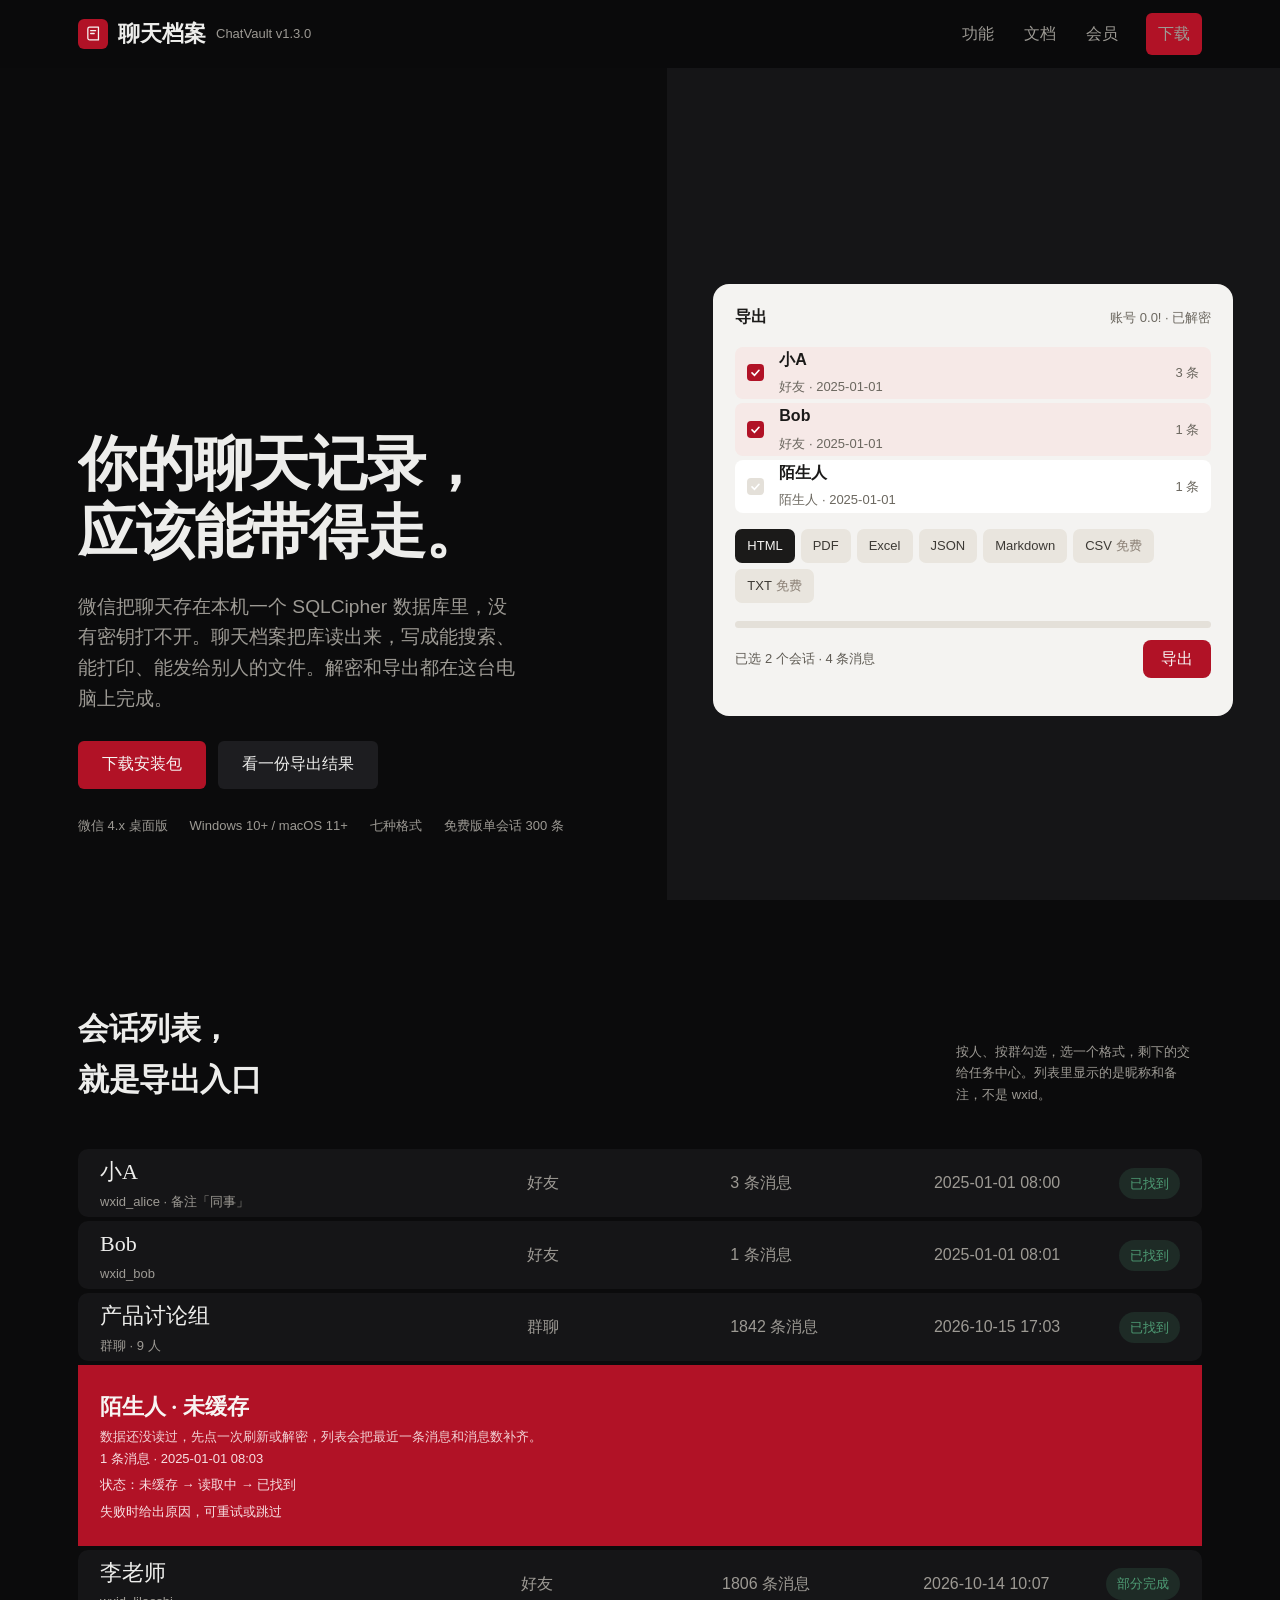
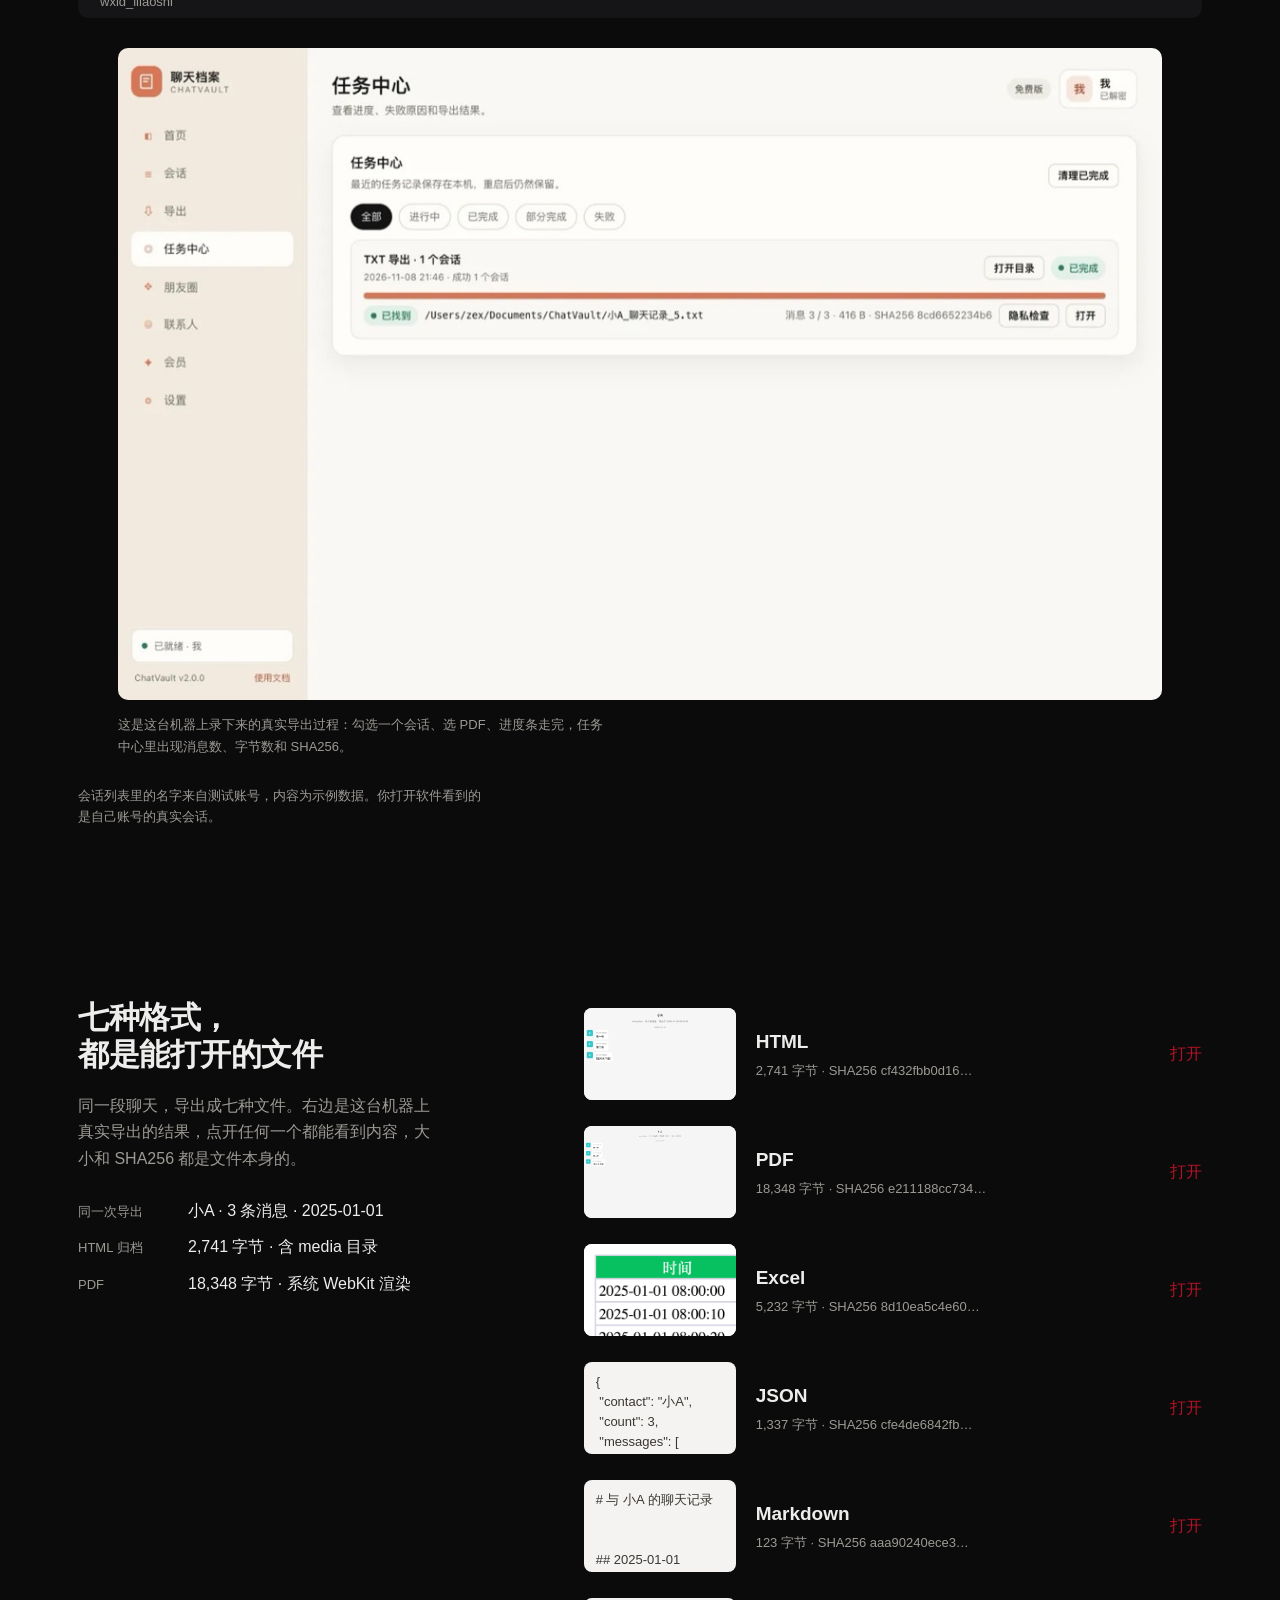
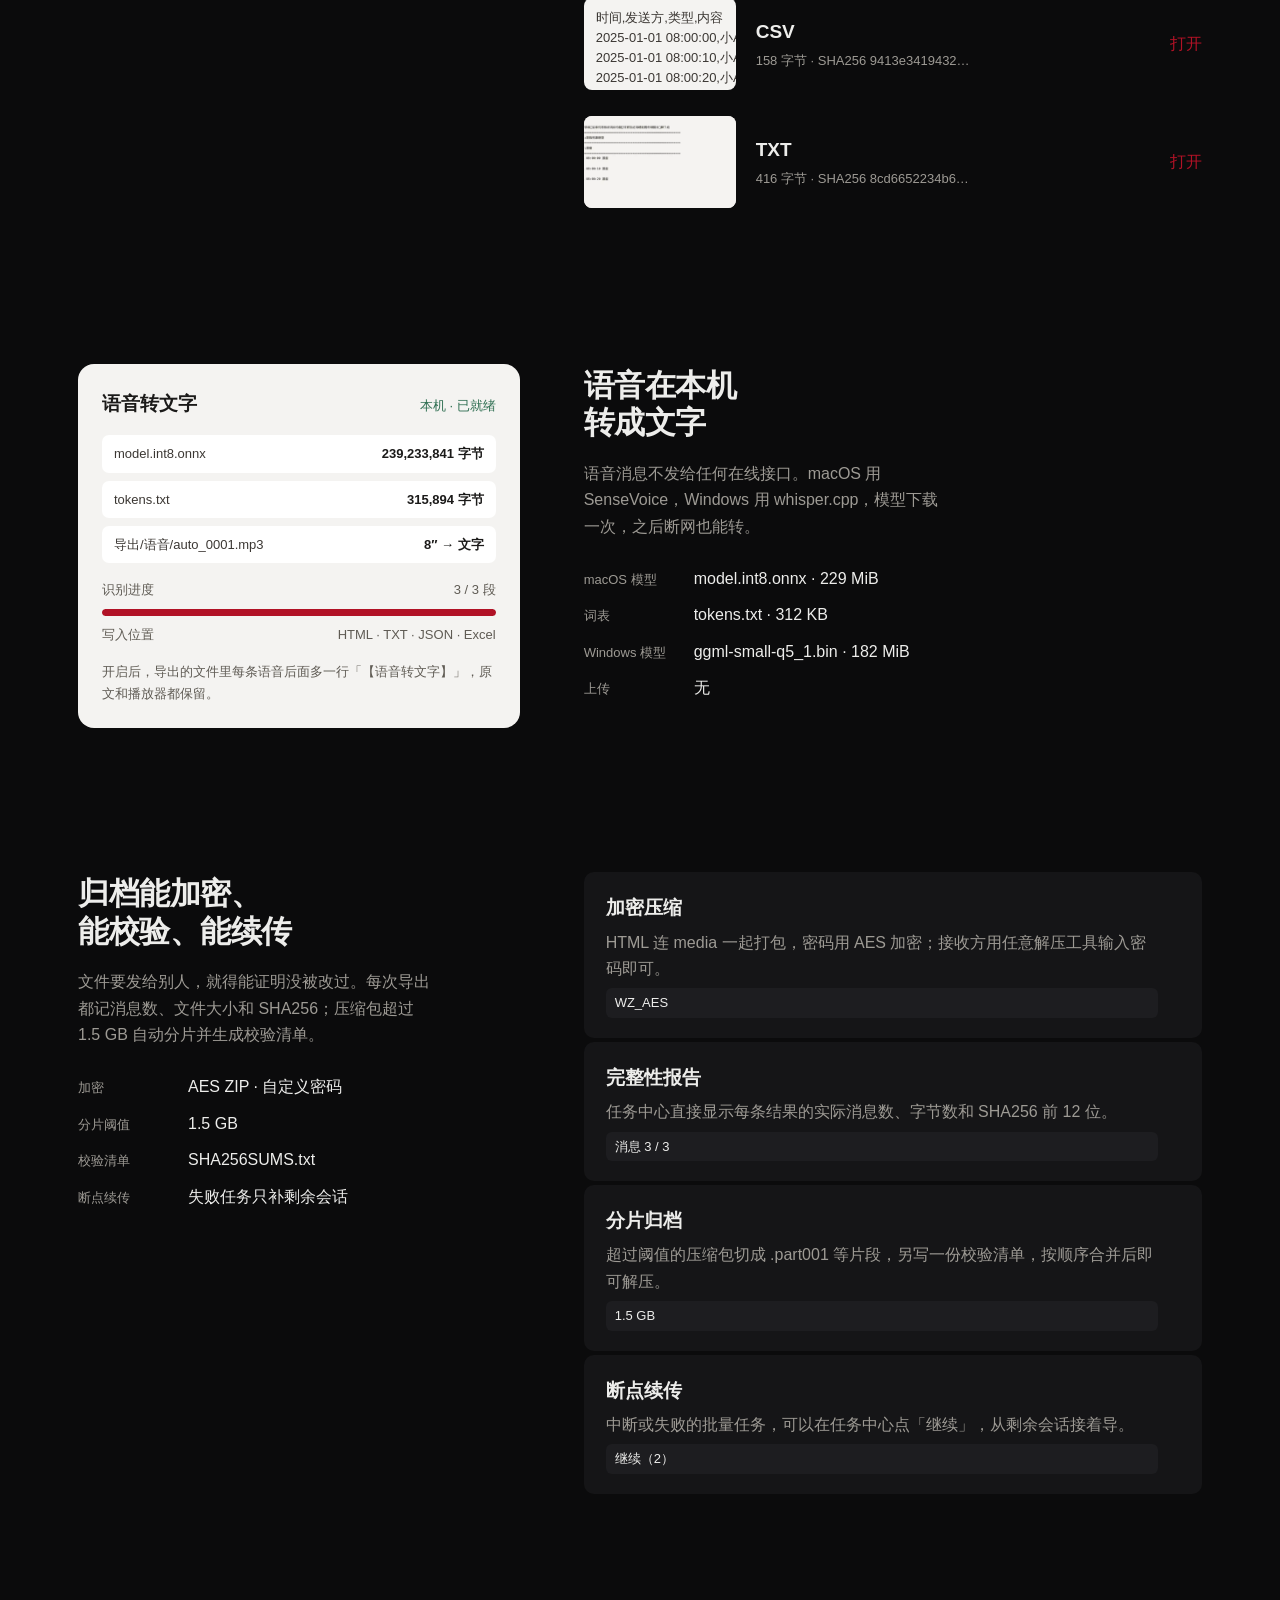
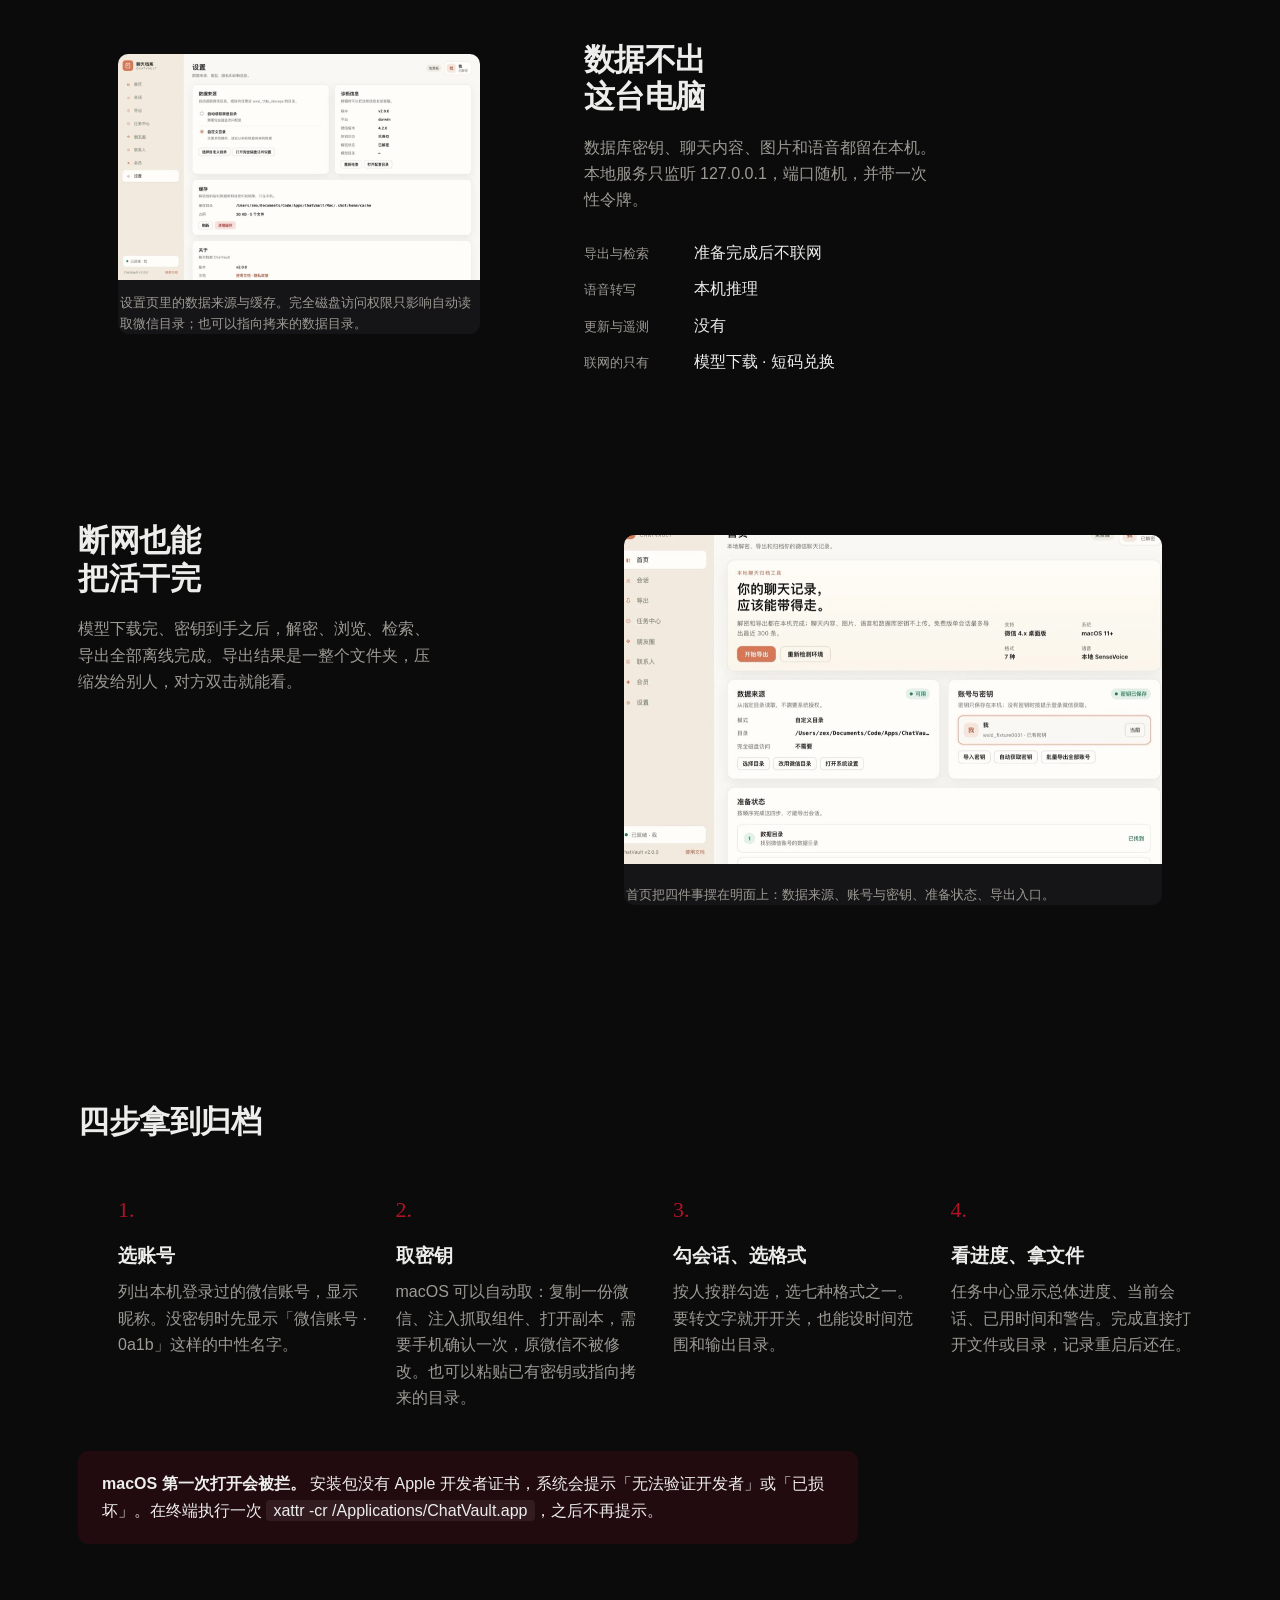
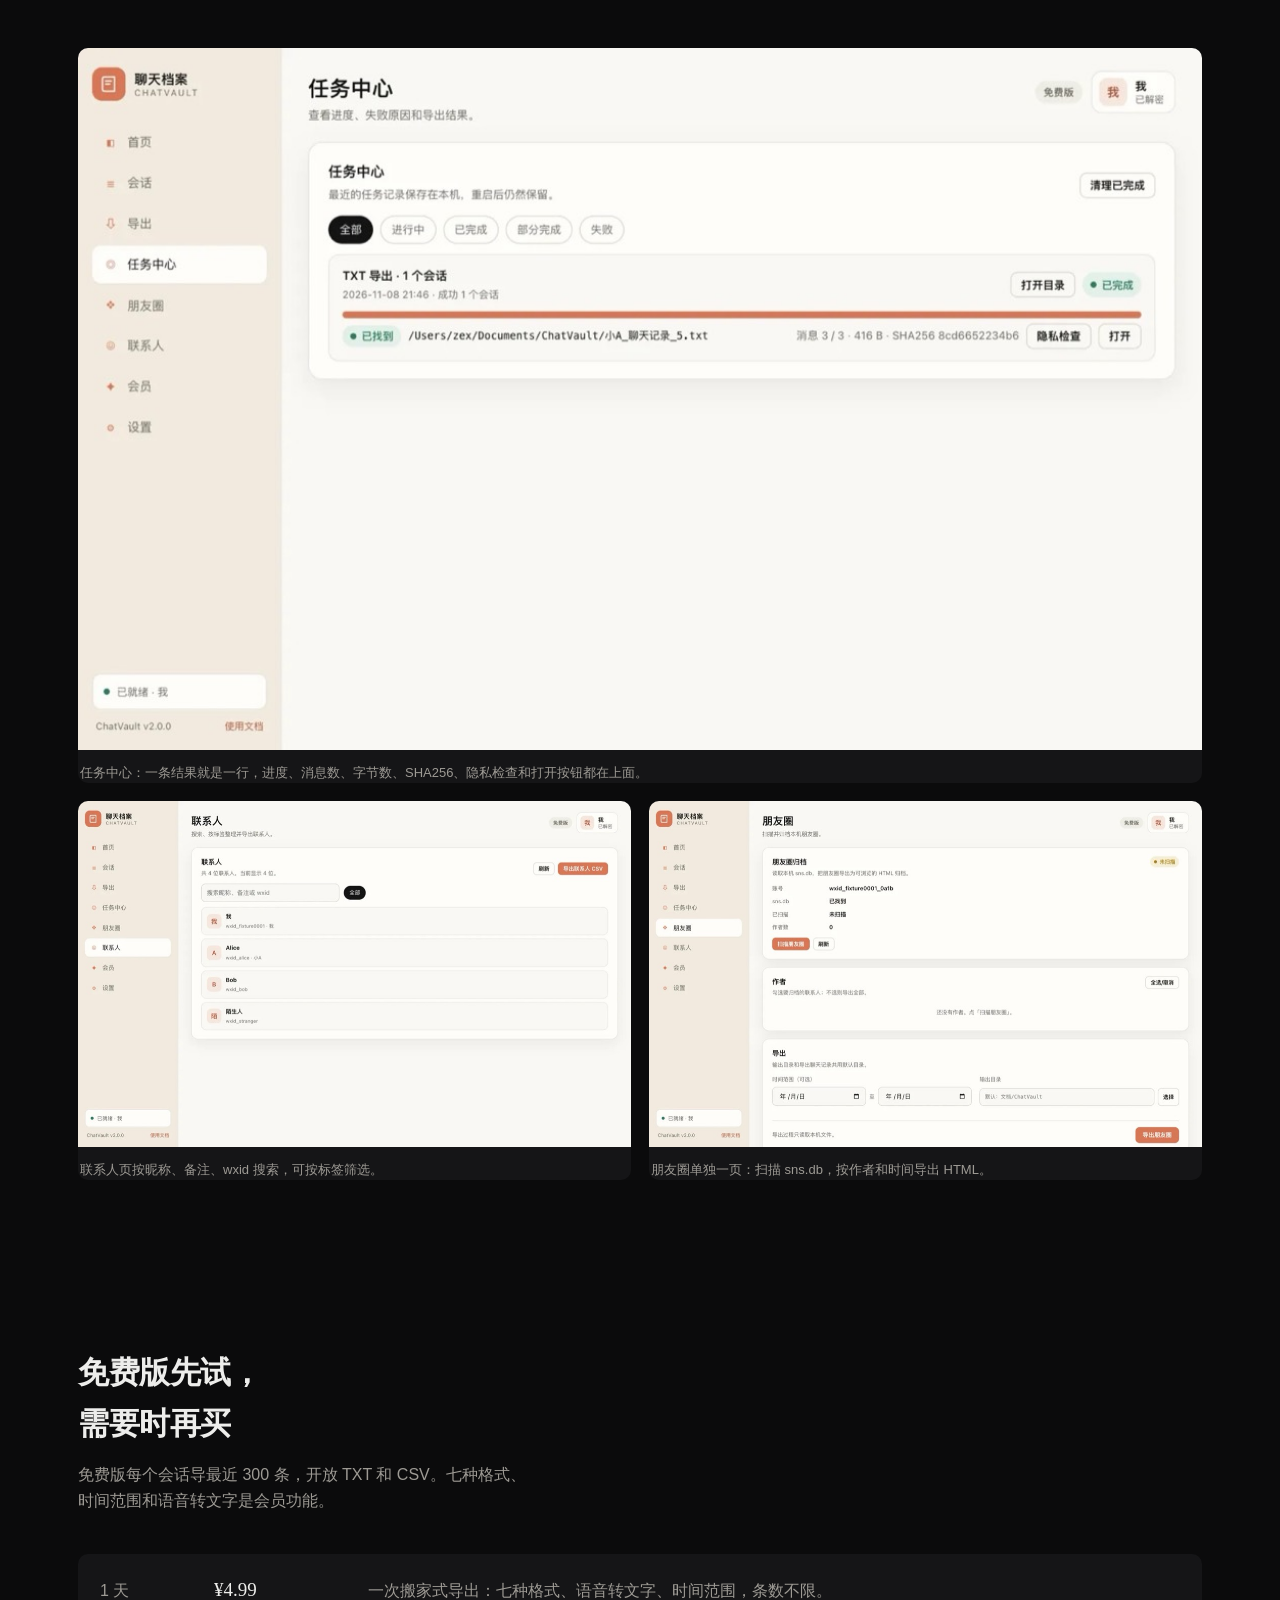
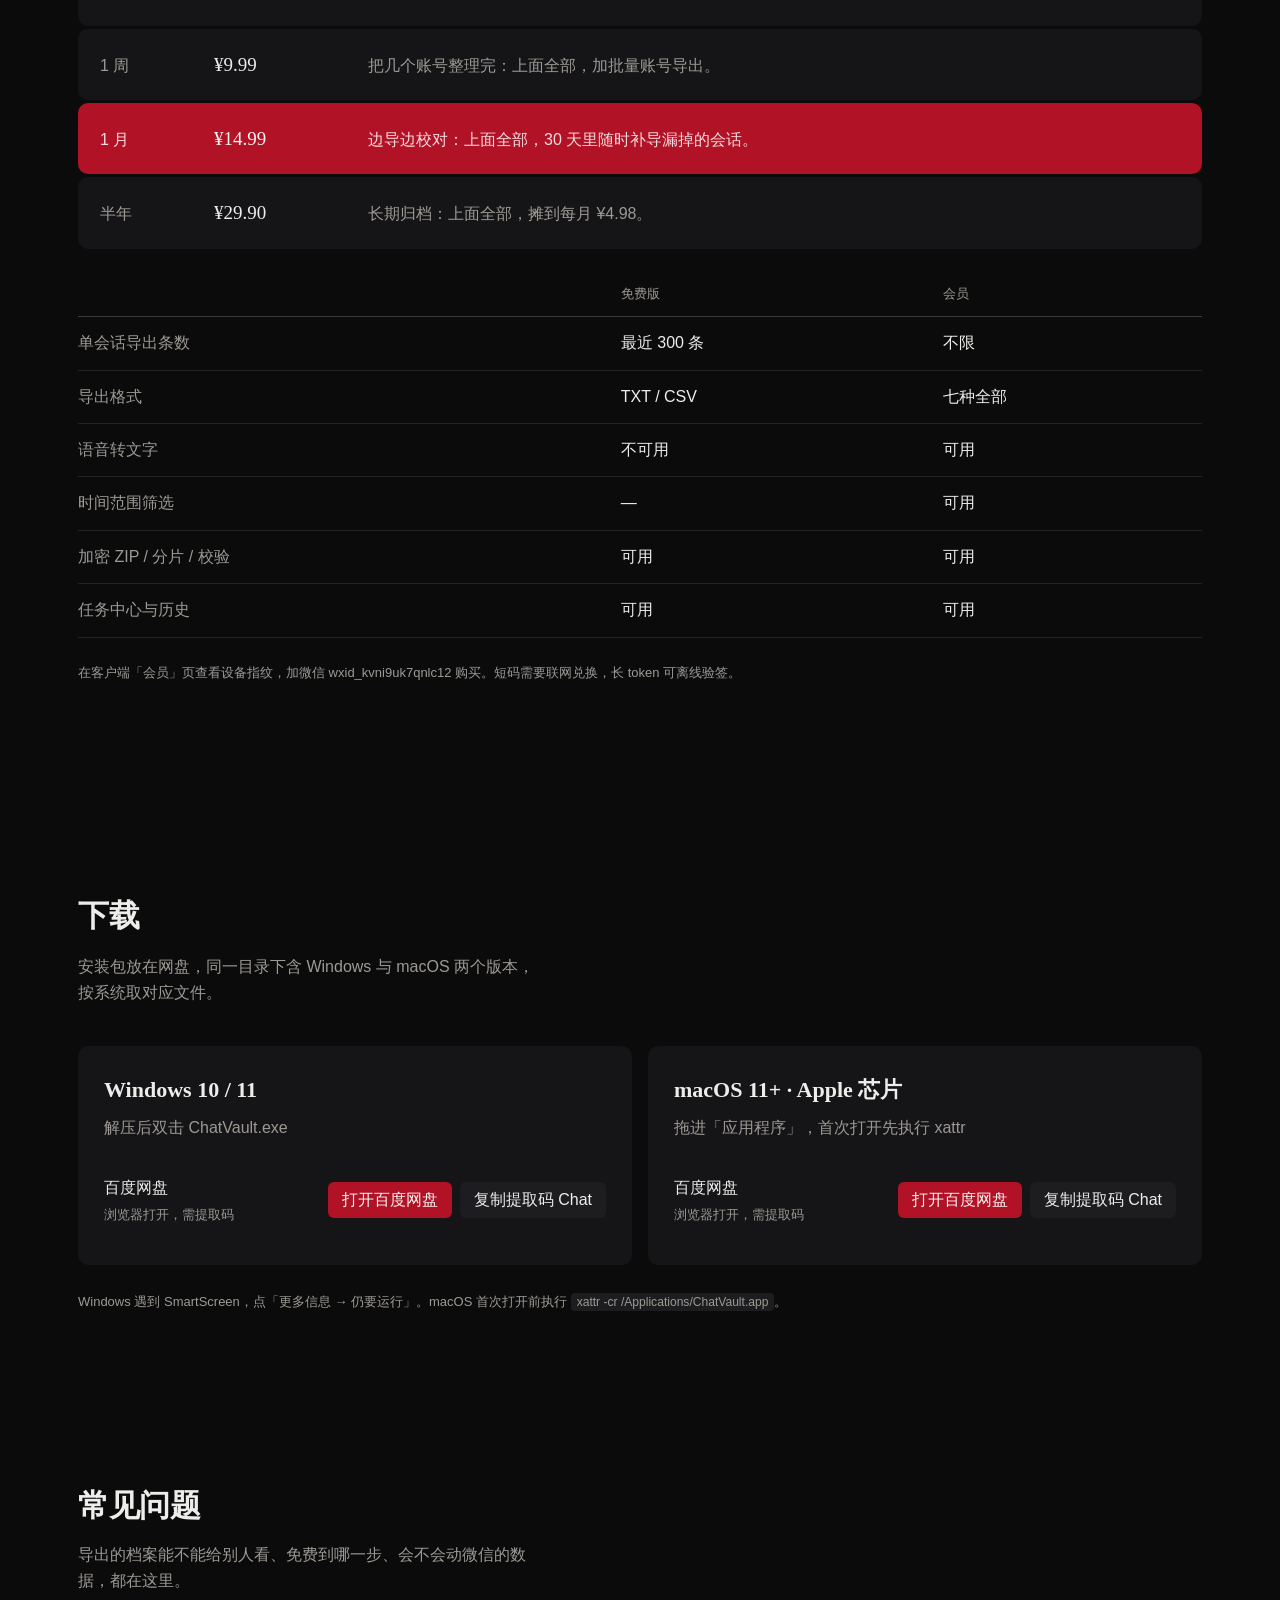
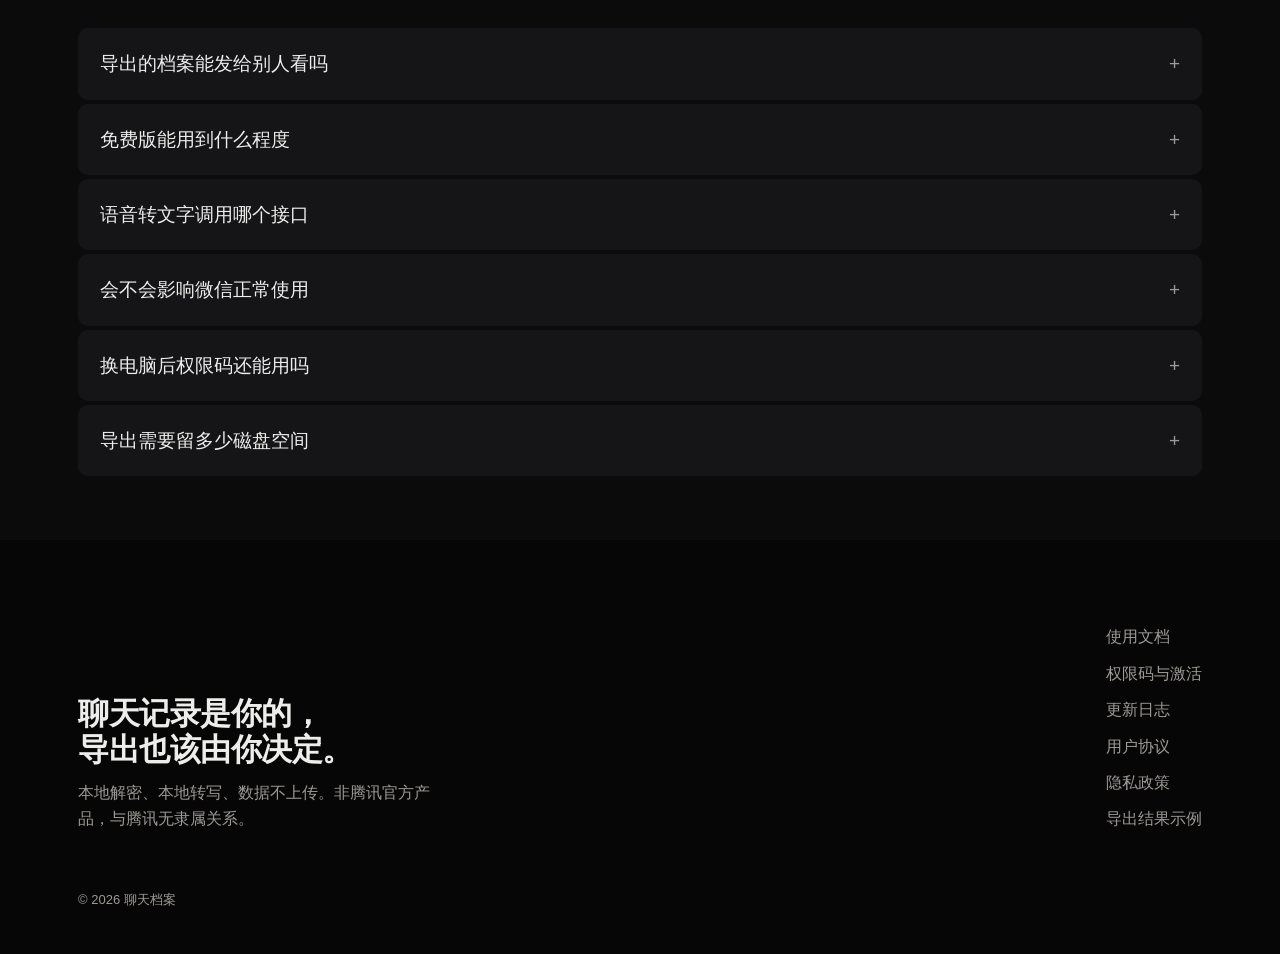
<file: index.html>
<!DOCTYPE html>
<html lang="zh-CN">
<head>
<meta charset="utf-8">
<meta name="viewport" content="width=device-width, initial-scale=1, viewport-fit=cover">
<title>聊天档案 ChatVault · 微信聊天记录导出工具</title>
<meta name="description" content="把微信 4.x 的聊天记录导出成 HTML、PDF、Excel、CSV、JSON、Markdown、TXT 七种格式。本地解密、本地语音转写、数据不上传，Windows 与 macOS 都能用。">
<meta name="theme-color" content="#0b0b0c">
<meta property="og:type" content="website">
<meta property="og:title" content="聊天档案 ChatVault · 微信聊天记录导出工具">
<meta property="og:description" content="你的聊天记录，应该能带得走。">
<link rel="icon" href="assets/favicon.svg" type="image/svg+xml">
<link rel="stylesheet" href="assets/style.css?v=20261108-4">
</head>
<body>

<header class="nav" id="nav">
  <div class="wrap nav__inner">
    <a class="brand" href="index.html">
      <span class="brand__mark" aria-hidden="true">
        <svg viewBox="0 0 24 24" fill="none" stroke-width="1.8" stroke-linecap="round" stroke-linejoin="round"><path d="M4 5.5A2.5 2.5 0 0 1 6.5 3H19v18H6.5A2.5 2.5 0 0 1 4 18.5z"/><path d="M8 8h7M8 12h5"/></svg>
      </span>
      聊天档案 <span class="brand__sub">ChatVault v1.3.0</span>
    </a>
    <nav class="nav__links">
      <a href="#c2">功能</a>
      <a href="docs.html">文档</a>
      <a href="#c6">会员</a>
      <a class="btn btn--primary btn--sm nav__cta" href="#c7">下载</a>
    </nav>
  </div>
</header>

<main>

<!-- 首屏：左边说一句话，右边就是这个软件正在导出 -->
<div class="opening">
  <div class="opening__say">
    <h1 class="opening__title">
      <span><i>你的聊天记录，</i></span>
      <span><i>应该能带得走。</i></span>
    </h1>
    <p>微信把聊天存在本机一个 SQLCipher 数据库里，没有密钥打不开。聊天档案把库读出来，写成能搜索、能打印、能发给别人的文件。解密和导出都在这台电脑上完成。</p>
    <div class="opening__acts">
      <a class="btn btn--primary" href="#c7">下载安装包</a>
      <a class="btn btn--ghost" href="demo/index.html">看一份导出结果</a>
    </div>
    <div class="opening__meta">
      <span>微信 4.x 桌面版</span>
      <span>Windows 10+ / macOS 11+</span>
      <span>七种格式</span>
      <span>免费版单会话 300 条</span>
    </div>
  </div>

  <div class="opening__stage">
    <!-- 这块是真的能点的：勾会话、选格式、按导出，拿到的是真实文件 -->
    <div class="console" id="console" data-ui>
      <div class="console__head">
        <b>导出</b>
        <span>账号 0.0! · 已解密</span>
      </div>
      <div class="console__rows">
        <div class="console__row" data-on="1" data-session="xiaoA" data-count="3" role="switch" tabindex="0" aria-checked="true">
          <span class="tick" aria-hidden="true"><svg viewBox="0 0 12 12" width="11" height="11" fill="none" stroke="#fff" stroke-width="1.8" stroke-linecap="round"><path d="M2.2 6.4 4.9 9 9.8 3.6"/></svg></span>
          <span class="who"><b>小A</b><small>好友 · 2025-01-01</small></span>
          <span class="num">3 条</span>
        </div>
        <div class="console__row" data-on="1" data-session="bob" data-count="1" role="switch" tabindex="0" aria-checked="true">
          <span class="tick" aria-hidden="true"><svg viewBox="0 0 12 12" width="11" height="11" fill="none" stroke="#fff" stroke-width="1.8" stroke-linecap="round"><path d="M2.2 6.4 4.9 9 9.8 3.6"/></svg></span>
          <span class="who"><b>Bob</b><small>好友 · 2025-01-01</small></span>
          <span class="num">1 条</span>
        </div>
        <div class="console__row" data-on="0" data-session="stranger" data-count="1" role="switch" tabindex="0" aria-checked="false">
          <span class="tick" aria-hidden="true"><svg viewBox="0 0 12 12" width="11" height="11" fill="none" stroke="#fff" stroke-width="1.8" stroke-linecap="round"><path d="M2.2 6.4 4.9 9 9.8 3.6"/></svg></span>
          <span class="who"><b>陌生人</b><small>陌生人 · 2025-01-01</small></span>
          <span class="num">1 条</span>
        </div>
      </div>
      <div class="console__formats" id="formats">
        <button type="button" data-fmt="html" aria-pressed="true">HTML</button>
        <button type="button" data-fmt="pdf" aria-pressed="false">PDF</button>
        <button type="button" data-fmt="xlsx" aria-pressed="false">Excel</button>
        <button type="button" data-fmt="json" aria-pressed="false">JSON</button>
        <button type="button" data-fmt="md" aria-pressed="false">Markdown</button>
        <button type="button" data-fmt="csv" aria-pressed="false">CSV<em>免费</em></button>
        <button type="button" data-fmt="txt" aria-pressed="false">TXT<em>免费</em></button>
      </div>
      <div class="console__foot">
        <div class="console__bar" aria-hidden="true"><i id="bar"></i></div>
        <div class="console__go">
          <span id="consoleState">已选 2 个会话 · 4 条消息</span>
          <button type="button" id="runExport">导出</button>
        </div>
        <div class="console__result" id="result" data-state="idle" aria-live="polite">
          <span class="done" hidden id="doneBox">
            <span class="line">
              <b id="doneMsg">导出完成</b>
              <span id="doneSize"></span>
              <span id="doneHash"></span>
            </span>
            <a id="doneLink" href="assets/formats/sample.html" target="_blank" rel="noopener">打开这份归档</a>
            <span id="scaleNote" hidden>这里只放了小A这一份示例文件；软件里勾几个会话，就会按会话分别生成。</span>
          </span>
        </div>
      </div>
    </div>
  </div>
</div>

<!-- 会话看板 -->
<section class="board" id="c1">
  <div class="wrap">
    <div class="board__head">
      <h2>会话列表，<br>就是导出入口</h2>
      <p>按人、按群勾选，选一个格式，剩下的交给任务中心。列表里显示的是昵称和备注，不是 wxid。</p>
    </div>
    <div class="board__rows" data-ui>
      <div class="board__row">
        <span class="name">小A<small>wxid_alice · 备注「同事」</small></span>
        <span class="fact">好友</span>
        <span class="fact">3 条消息</span>
        <span class="fact">2025-01-01 08:00</span>
        <span class="tag">已找到</span>
      </div>
      <div class="board__row">
        <span class="name">Bob<small>wxid_bob</small></span>
        <span class="fact">好友</span>
        <span class="fact">1 条消息</span>
        <span class="fact">2025-01-01 08:01</span>
        <span class="tag">已找到</span>
      </div>
      <div class="board__row">
        <span class="name">产品讨论组<small>群聊 · 9 人</small></span>
        <span class="fact">群聊</span>
        <span class="fact">1842 条消息</span>
        <span class="fact">2026-10-15 17:03</span>
        <span class="tag">已找到</span>
      </div>
      <div class="board__open">
        <span>
          <b>陌生人 · 未缓存</b>
          <p>数据还没读过，先点一次刷新或解密，列表会把最近一条消息和消息数补齐。</p>
        </span>
        <span class="crop">
          <span>1 条消息 · 2025-01-01 08:03</span>
          <span>状态：未缓存 → 读取中 → 已找到</span>
          <span>失败时给出原因，可重试或跳过</span>
        </span>
      </div>
      <div class="board__row">
        <span class="name">李老师<small>wxid_lilaoshi</small></span>
        <span class="fact">好友</span>
        <span class="fact">1806 条消息</span>
        <span class="fact">2026-10-14 10:07</span>
        <span class="tag">部分完成</span>
      </div>
    </div>
    <figure class="run-film">
      <video src="assets/app/export-run.mp4" poster="assets/app/03-tasks.jpg" muted loop autoplay playsinline preload="metadata" aria-label="真实导出过程：勾选会话、选格式、进度条走完、任务中心出现结果"></video>
      <figcaption>这是这台机器上录下来的真实导出过程：勾选一个会话、选 PDF、进度条走完，任务中心里出现消息数、字节数和 SHA256。</figcaption>
    </figure>
    <p class="board__foot">会话列表里的名字来自测试账号，内容为示例数据。你打开软件看到的是自己账号的真实会话。</p>
  </div>
</section>

<div class="wrap" id="c2">

  <!-- 七种格式 -->
  <section class="pair">
    <div class="pair__say">
      <h2>七种格式，<br>都是能打开的文件</h2>
      <p>同一段聊天，导出成七种文件。右边是这台机器上真实导出的结果，点开任何一个都能看到内容，大小和 SHA256 都是文件本身的。</p>
      <div class="facts">
        <div><span>同一次导出</span><b>小A · 3 条消息 · 2025-01-01</b></div>
        <div><span>HTML 归档</span><b>2,741 字节 · 含 media 目录</b></div>
        <div><span>PDF</span><b>18,348 字节 · 系统 WebKit 渲染</b></div>
      </div>
    </div>
    <div class="formats" data-ui id="formatList">
      <div class="format">
        <div class="format__preview"><img src="assets/formats/sample.html.png" alt="HTML 归档的第一屏" loading="lazy" width="900" height="1200"></div>
        <div class="format__name"><b>HTML</b><small data-fmt-meta="html">2,741 字节 · SHA256 cf432fbb…</small></div>
        <a href="assets/formats/sample.html" target="_blank" rel="noopener">打开</a>
      </div>
      <div class="format">
        <div class="format__preview"><img src="assets/format-vis/小A_2026-11-08_22-09-15.pdf.png" alt="PDF 导出的第一页" loading="lazy" width="1100" height="1420"></div>
        <div class="format__name"><b>PDF</b><small data-fmt-meta="pdf">18,348 字节 · SHA256 e211188cc7…</small></div>
        <a href="assets/formats/sample.pdf" target="_blank" rel="noopener">打开</a>
      </div>
      <div class="format">
        <div class="format__preview"><img src="assets/format-vis/小A_聊天记录.xlsx.png" alt="Excel 导出预览" loading="lazy" width="1100" height="1420"></div>
        <div class="format__name"><b>Excel</b><small data-fmt-meta="xlsx">5,232 字节 · SHA256 8d10ea5c4e…</small></div>
        <a href="assets/formats/sample.xlsx" target="_blank" rel="noopener">打开</a>
      </div>
      <div class="format"><div class="format__preview format__preview--text"><pre><code>{
 &quot;contact&quot;: &quot;小A&quot;,
 &quot;count&quot;: 3,
 &quot;messages&quot;: [
   …]</code></pre></div>
        <div class="format__name"><b>JSON</b><small data-fmt-meta="json">1,337 字节 · SHA256 cfe4de6842…</small></div>
        <a href="assets/formats/sample.json" target="_blank" rel="noopener">打开</a>
      </div>
      <div class="format"><div class="format__preview format__preview--text"><pre><code># 与 小A 的聊天记录


## 2025-01-01
</code></pre></div>
        <div class="format__name"><b>Markdown</b><small data-fmt-meta="md">123 字节 · SHA256 aaa90240ec…</small></div>
        <a href="assets/formats/sample.md" target="_blank" rel="noopener">打开</a>
      </div>
      <div class="format"><div class="format__preview format__preview--text"><pre><code>﻿时间,发送方,类型,内容
2025-01-01 08:00:00,小A,text,第一条
2025-01-01 08:00:10,小A,text,第二条
2025-01-01 08:00:20,小A,image,[图片]</code></pre></div>
        <div class="format__name"><b>CSV</b><small data-fmt-meta="csv">158 字节 · SHA256 9413e34194…</small></div>
        <a href="assets/formats/sample.csv" target="_blank" rel="noopener">打开</a>
      </div>
      <div class="format">
        <div class="format__preview"><img src="assets/formats/sample.txt.png" alt="TXT 导出的前几行" loading="lazy" width="900" height="1200"></div>
        <div class="format__name"><b>TXT</b><small data-fmt-meta="txt">416 字节 · SHA256 8cd6652234…</small></div>
        <a href="assets/formats/sample.txt" target="_blank" rel="noopener">打开</a>
      </div>
    </div>
  </section>

  <!-- 语音 -->
  <section class="pair pair--flip">
    <div class="pair__say">
      <h2>语音在本机<br>转成文字</h2>
      <p>语音消息不发给任何在线接口。macOS 用 SenseVoice，Windows 用 whisper.cpp，模型下载一次，之后断网也能转。</p>
      <div class="facts">
        <div><span>macOS 模型</span><b>model.int8.onnx · 229 MiB</b></div>
        <div><span>词表</span><b>tokens.txt · 312 KB</b></div>
        <div><span>Windows 模型</span><b>ggml-small-q5_1.bin · 182 MiB</b></div>
        <div><span>上传</span><b>无</b></div>
      </div>
    </div>
    <div class="speech" data-ui>
      <div class="speech__head">
        <b>语音转文字</b>
        <span>本机 · 已就绪</span>
      </div>
      <div class="speech__files">
        <div><code>model.int8.onnx</code><b>239,233,841 字节</b></div>
        <div><code>tokens.txt</code><b>315,894 字节</b></div>
        <div><code>导出/语音/auto_0001.mp3</code><b>8″ → 文字</b></div>
      </div>
      <div class="speech__meter" id="meter">
        <div><span>识别进度</span><span>3 / 3 段</span></div>
        <div class="bar"><i></i></div>
        <div><span>写入位置</span><span>HTML · TXT · JSON · Excel</span></div>
      </div>
      <p class="speech__note">开启后，导出的文件里每条语音后面多一行「【语音转文字】」，原文和播放器都保留。</p>
    </div>
  </section>

  <!-- 归档与校验 -->
  <section class="pair">
    <div class="pair__say">
      <h2>归档能加密、<br>能校验、能续传</h2>
      <p>文件要发给别人，就得能证明没被改过。每次导出都记消息数、文件大小和 SHA256；压缩包超过 1.5 GB 自动分片并生成校验清单。</p>
      <div class="facts">
        <div><span>加密</span><b>AES ZIP · 自定义密码</b></div>
        <div><span>分片阈值</span><b>1.5 GB</b></div>
        <div><span>校验清单</span><b>SHA256SUMS.txt</b></div>
        <div><span>断点续传</span><b>失败任务只补剩余会话</b></div>
      </div>
    </div>
    <div class="guard" data-ui>
      <div class="guard__row"><b>加密压缩</b><p>HTML 连 media 一起打包，密码用 AES 加密；接收方用任意解压工具输入密码即可。</p><span class="val">WZ_AES</span></div>
      <div class="guard__row"><b>完整性报告</b><p>任务中心直接显示每条结果的实际消息数、字节数和 SHA256 前 12 位。</p><span class="val">消息 3 / 3</span></div>
      <div class="guard__row"><b>分片归档</b><p>超过阈值的压缩包切成 .part001 等片段，另写一份校验清单，按顺序合并后即可解压。</p><span class="val">1.5 GB</span></div>
      <div class="guard__row"><b>断点续传</b><p>中断或失败的批量任务，可以在任务中心点「继续」，从剩余会话接着导。</p><span class="val">继续（2）</span></div>
    </div>
  </section>

  <!-- 隐私 -->
  <section class="pair pair--flip" id="c5">
    <div class="pair__say">
      <h2>数据不出<br>这台电脑</h2>
      <p>数据库密钥、聊天内容、图片和语音都留在本机。本地服务只监听 127.0.0.1，端口随机，并带一次性令牌。</p>
      <div class="facts">
        <div><span>导出与检索</span><b>准备完成后不联网</b></div>
        <div><span>语音转写</span><b>本机推理</b></div>
        <div><span>更新与遥测</span><b>没有</b></div>
        <div><span>联网的只有</span><b>模型下载 · 短码兑换</b></div>
      </div>
    </div>
    <figure class="shot">
      <img src="assets/app/06-settings.jpg" alt="设置页：数据来源、缓存占用与隐私说明" loading="lazy" width="1100" height="688">
      <figcaption>设置页里的数据来源与缓存。完全磁盘访问权限只影响自动读取微信目录；也可以指向拷来的数据目录。</figcaption>
    </figure>
  </section>

  <section class="pair">
    <div class="pair__say">
      <h2>断网也能<br>把活干完</h2>
      <p>模型下载完、密钥到手之后，解密、浏览、检索、导出全部离线完成。导出结果是一整个文件夹，压缩发给别人，对方双击就能看。</p>
    </div>
    <figure class="shot shot--drift">
      <img src="assets/app/01-home.jpg" alt="首页：数据来源、账号与密钥、准备状态" loading="lazy" width="1100" height="688">
      <figcaption>首页把四件事摆在明面上：数据来源、账号与密钥、准备状态、导出入口。</figcaption>
    </figure>
  </section>

  <!-- 怎么用 -->
  <section class="section" id="c3">
    <h2 style="font-size:var(--step-h2);margin-bottom:44px">四步拿到归档</h2>
    <ol class="steps">
      <li>
        <b>选账号</b>
        <p>列出本机登录过的微信账号，显示昵称。没密钥时先显示「微信账号 · 0a1b」这样的中性名字。</p>
      </li>
      <li>
        <b>取密钥</b>
        <p>macOS 可以自动取：复制一份微信、注入抓取组件、打开副本，需要手机确认一次，原微信不被修改。也可以粘贴已有密钥或指向拷来的目录。</p>
      </li>
      <li>
        <b>勾会话、选格式</b>
        <p>按人按群勾选，选七种格式之一。要转文字就开开关，也能设时间范围和输出目录。</p>
      </li>
      <li>
        <b>看进度、拿文件</b>
        <p>任务中心显示总体进度、当前会话、已用时间和警告。完成直接打开文件或目录，记录重启后还在。</p>
      </li>
    </ol>
    <div class="callout">
      <b>macOS 第一次打开会被拦。</b> 安装包没有 Apple 开发者证书，系统会提示「无法验证开发者」或「已损坏」。在终端执行一次 <code>xattr -cr /Applications/ChatVault.app</code>，之后不再提示。
    </div>
  </section>

  <!-- 截图带 -->
  <section class="section section--tight" style="padding-top:0">
    <div class="shots">
      <figure class="shot">
        <img src="assets/app/03-tasks.jpg" alt="任务中心：进度条、消息数、字节数、SHA256 与打开按钮" loading="lazy" width="1100" height="688">
        <figcaption>任务中心：一条结果就是一行，进度、消息数、字节数、SHA256、隐私检查和打开按钮都在上面。</figcaption>
      </figure>
      <figure class="shot">
        <img src="assets/app/04-contacts.jpg" alt="联系人页：搜索、标签筛选与 CSV 导出" loading="lazy" width="1100" height="688">
        <figcaption>联系人页按昵称、备注、wxid 搜索，可按标签筛选。</figcaption>
      </figure>
      <figure class="shot">
        <img src="assets/app/07-moments.jpg" alt="朋友圈归档页" loading="lazy" width="1100" height="688">
        <figcaption>朋友圈单独一页：扫描 sns.db，按作者和时间导出 HTML。</figcaption>
      </figure>
    </div>
  </section>

  <!-- 会员 -->
  <section class="section" id="c6">
    <h2 style="font-size:var(--step-h2);margin-bottom:12px">免费版先试，<br>需要时再买</h2>
    <p style="color:var(--muted);max-width:52ch;margin-bottom:40px">免费版每个会话导最近 300 条，开放 TXT 和 CSV。七种格式、时间范围和语音转文字是会员功能。</p>

    <div class="plans">
      <div class="plan">
        <span class="plan__when">1 天</span>
        <span class="plan__price">¥4.99</span>
        <span class="plan__what">一次搬家式导出：七种格式、语音转文字、时间范围，条数不限。</span>
      </div>
      <div class="plan">
        <span class="plan__when">1 周</span>
        <span class="plan__price">¥9.99</span>
        <span class="plan__what">把几个账号整理完：上面全部，加批量账号导出。</span>
      </div>
      <div class="plan plan--featured">
        <span class="plan__when">1 月</span>
        <span class="plan__price">¥14.99</span>
        <span class="plan__what">边导边校对：上面全部，30 天里随时补导漏掉的会话。</span>
      </div>
      <div class="plan">
        <span class="plan__when">半年</span>
        <span class="plan__price">¥29.90</span>
        <span class="plan__what">长期归档：上面全部，摊到每月 ¥4.98。</span>
      </div>
    </div>

    <table class="spec">
      <thead><tr><th></th><th>免费版</th><th>会员</th></tr></thead>
      <tbody>
        <tr><td>单会话导出条数</td><td>最近 300 条</td><td>不限</td></tr>
        <tr><td>导出格式</td><td>TXT / CSV</td><td>七种全部</td></tr>
        <tr><td>语音转文字</td><td>不可用</td><td>可用</td></tr>
        <tr><td>时间范围筛选</td><td>—</td><td>可用</td></tr>
        <tr><td>加密 ZIP / 分片 / 校验</td><td>可用</td><td>可用</td></tr>
        <tr><td>任务中心与历史</td><td>可用</td><td>可用</td></tr>
      </tbody>
    </table>

    <p style="margin-top:24px;font-size:var(--step-small);color:var(--muted)">在客户端「会员」页查看设备指纹，加微信 wxid_kvni9uk7qnlc12 购买。短码需要联网兑换，长 token 可离线验签。</p>
  </section>

  <!-- 下载 -->
  <section class="section" id="c7">
    <h2 style="font-size:var(--step-h2);margin-bottom:12px">下载</h2>
    <p style="color:var(--muted);max-width:52ch;margin-bottom:40px">安装包放在网盘，同一目录下含 Windows 与 macOS 两个版本，按系统取对应文件。</p>

    <div class="downloads">
      <div class="dl-group">
        <h3>Windows 10 / 11</h3>
        <p>解压后双击 ChatVault.exe</p>
        <div class="dl">
          
          <div class="dl__row">
            <div class="dl__main"><b>百度网盘</b><p>浏览器打开，需提取码</p></div>
            <div class="dl__acts">
              <a class="btn btn--primary btn--sm" href="https://pan.baidu.com/s/1pxNO_D0u1lvqNRkzTZvEmQ?pwd=Chat" target="_blank" rel="noopener">打开百度网盘</a>
              <button class="btn btn--outline btn--sm" type="button" data-pwd="Chat">复制提取码 Chat</button>
            </div>
          </div>
        </div>
      </div>

      <div class="dl-group">
        <h3>macOS 11+ · Apple 芯片</h3>
        <p>拖进「应用程序」，首次打开先执行 xattr</p>
        <div class="dl">
          
          <div class="dl__row">
            <div class="dl__main"><b>百度网盘</b><p>浏览器打开，需提取码</p></div>
            <div class="dl__acts">
              <a class="btn btn--primary btn--sm" href="https://pan.baidu.com/s/1pxNO_D0u1lvqNRkzTZvEmQ?pwd=Chat" target="_blank" rel="noopener">打开百度网盘</a>
              <button class="btn btn--outline btn--sm" type="button" data-pwd="Chat">复制提取码 Chat</button>
            </div>
          </div>
        </div>
      </div>
    </div>

    <p style="margin-top:26px;font-size:var(--step-small);color:var(--muted)">Windows 遇到 SmartScreen，点「更多信息 → 仍要运行」。macOS 首次打开前执行 <code>xattr -cr /Applications/ChatVault.app</code>。</p>
  </section>

  <!-- 问答 -->
  <section class="section section--tight" id="c4">
    <h2 style="font-size:var(--step-h2);margin-bottom:10px">常见问题</h2>
    <p style="color:var(--muted);max-width:52ch">导出的档案能不能给别人看、免费到哪一步、会不会动微信的数据，都在这里。</p>
    <div class="qa">
      <details>
        <summary>导出的档案能发给别人看吗</summary>
        <p>能。整个文件夹压缩发过去，对方双击 index.html 就能看，不用装任何软件。里面自带搜索框，图片和语音都在 media 目录里。</p>
      </details>
      <details>
        <summary>免费版能用到什么程度</summary>
        <p>每个会话最近 300 条，开放 TXT 和 CSV。加密 ZIP、分片、校验清单和任务中心都不限会员。</p>
      </details>
      <details>
        <summary>语音转文字调用哪个接口</summary>
        <p>不调用在线接口。macOS 用 SenseVoice，Windows 用 whisper.cpp，模型下载一次后在本机转写，音频不上传。</p>
      </details>
      <details>
        <summary>会不会影响微信正常使用</summary>
        <p>只读本地数据库，不修改微信的数据。自动取密钥会重启一次微信并打开重签名的副本，取完自动恢复原微信。</p>
      </details>
      <details>
        <summary>换电脑后权限码还能用吗</summary>
        <p>权限码绑定设备指纹，换机后加微信 wxid_kvni9uk7qnlc12 说明情况，咨询换机。</p>
      </details>
      <details>
        <summary>导出需要留多少磁盘空间</summary>
        <p>取决于聊天量。图片和语音是文件本身，一个两年的群聊常到几 GB。加密压缩会再占一份空间，分片后总量不变。</p>
      </details>
    </div>
  </section>

</div>

<!-- 页脚还要再说一次 -->
<footer class="footer" id="c8">
  <div class="wrap">
    <div class="footer__grid">
      <div>
        <h2>聊天记录是你的，<br>导出也该由你决定。</h2>
        <p class="footer__note">本地解密、本地转写、数据不上传。非腾讯官方产品，与腾讯无隶属关系。</p>
      </div>
      <nav class="footer__links" aria-label="页脚导航">
        <a href="docs.html">使用文档</a>
        <a href="activate.html">权限码与激活</a>
        <a href="changelog.html">更新日志</a>
        <a href="legal/terms.html">用户协议</a>
        <a href="legal/privacy.html">隐私政策</a>
        <a href="demo/index.html">导出结果示例</a>
      </nav>
    </div>
    <div class="footer__bottom">
      <span>© 2026 聊天档案</span>
      
    </div>
  </div>
</footer>

</main>

<script src="assets/site.js?v=20261108-4" defer></script>
</body>
</html>
</file>
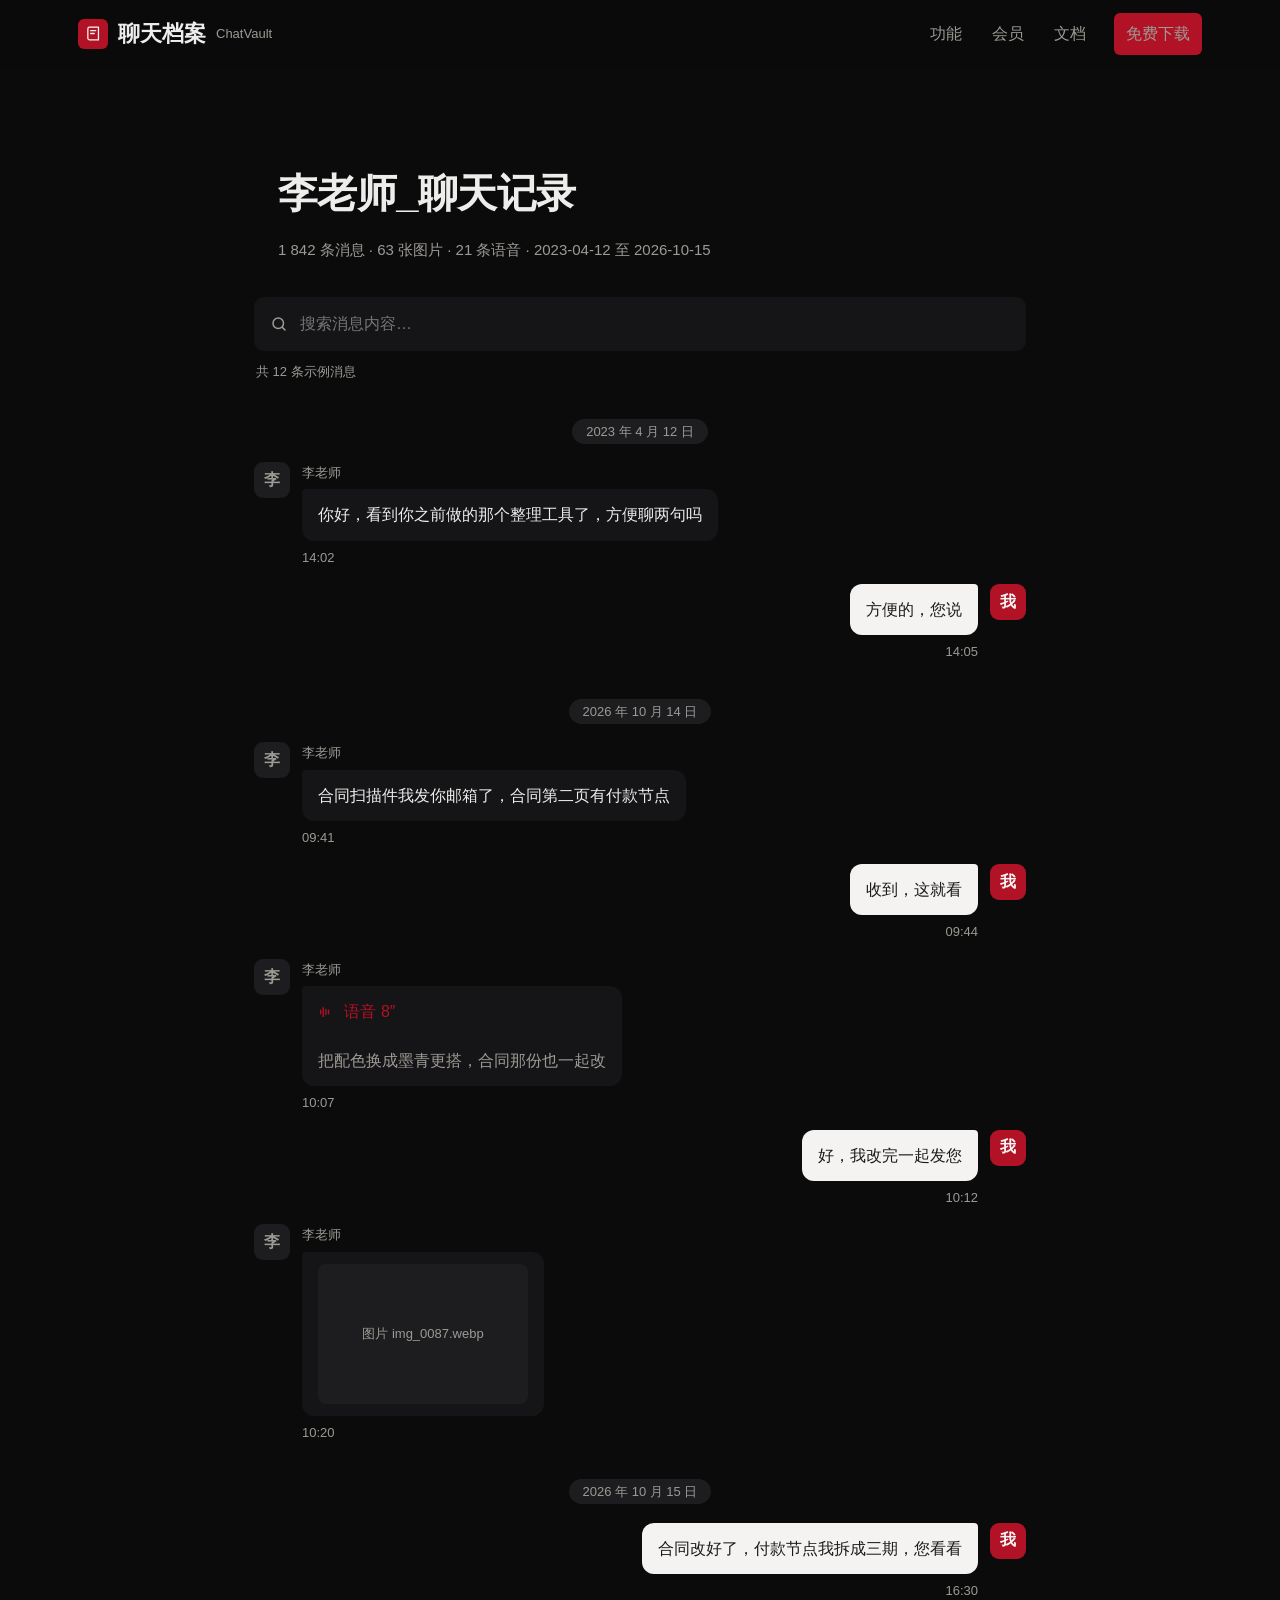
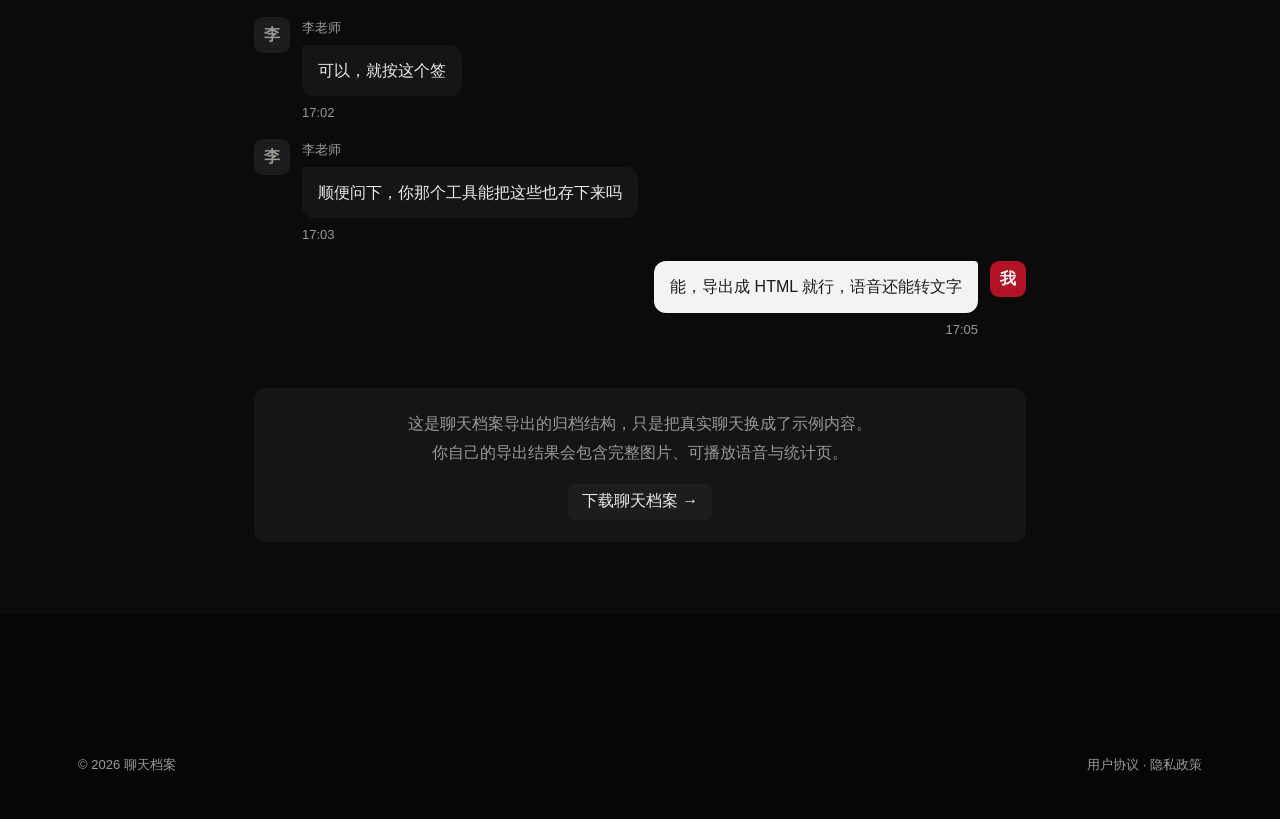
<file: demo/index.html>
<!DOCTYPE html>
<html lang="zh-CN">
<head>
<meta charset="utf-8">
<meta name="viewport" content="width=device-width, initial-scale=1">
<title>在线示例 · 聊天档案</title>
<meta name="description" content="聊天档案导出的聊天记录归档示例：搜索、时间轴、语音转写、图片还原。">
<link rel="icon" href="../assets/favicon.svg" type="image/svg+xml">
<link rel="stylesheet" href="../assets/style.css">
<style>
  .demo-head { padding: 76px 0 8px; max-width: 820px; margin: 0 auto; padding-inline: 24px; }
  .demo-wrap { max-width: 820px; margin: 0 auto; padding: 0 24px 72px; }
  .demo-search {
    display: flex; align-items: center; gap: 10px;
    background: var(--surface); border-radius: 10px;
    padding: 13px 16px; margin: 26px 0 10px;
  }
  .demo-search input {
    flex: 1; border: 0; outline: 0; font: inherit; font-size: 16px;
    background: transparent; color: var(--ink);
  }
  .demo-search svg { width: 18px; height: 18px; color: var(--muted); flex: none; }
  .demo-count { font-size: 13px; color: var(--muted); margin: 0 0 30px 2px; }
  .demo-day {
    text-align: center; margin: 38px 0 20px; font-size: 13px;
    color: var(--muted);
  }
  .demo-day span { background: var(--surface-2); padding: 5px 14px; border-radius: 999px; }
  .msg { display: flex; gap: 12px; margin-bottom: 16px; align-items: flex-start; }
  .msg--me { flex-direction: row-reverse; }
  .msg__av {
    width: 36px; height: 36px; border-radius: 9px; flex: none;
    display: grid; place-items: center; font-size: 16px; font-weight: 600;
    background: var(--surface-2); color: var(--muted);
  }
  .msg--me .msg__av { background: var(--accent); color: var(--accent-ink); }
  .msg__body { max-width: 74%; }
  .msg--me .msg__body { text-align: right; }
  .msg__name { font-size: 13px; color: var(--muted); margin-bottom: 6px; }
  .msg--me .msg__name { display: none; }
  .msg__text {
    background: var(--surface); border-radius: 4px 12px 12px 12px;
    padding: 12px 16px; font-size: 16px; line-height: 1.7; white-space: pre-wrap;
    color: var(--ink);
  }
  .msg--me .msg__text {
    background: #f4f3f1; color: #1b1a19;
    border-radius: 12px 4px 12px 12px;
  }
  .msg__text mark { background: #f0d8d8; color: #7a1220; padding: 0 2px; border-radius: 2px; }
  .msg--me .msg__text mark { background: #f5dfe0; color: #6d101c; }
  .msg__time { font-size: 13px; color: var(--muted); margin-top: 6px; }
  .voice { display: inline-flex; align-items: center; gap: 8px; color: var(--accent); font-size: 16px; }
  .asr {
    display: block; margin-top: 10px; padding-top: 10px;
    font-size: 16px; color: var(--muted);
    
  }
  .msg--me .asr { border-top-color: #d9d5cf; color: #5f5b54; }
  .img-ph {
    width: 210px; height: 140px; border-radius: 8px;
    background: var(--surface-2);
    display: grid; place-items: center; font-size: 13px; color: var(--muted);
  }
  .msg--me .img-ph { margin-left: auto; }
  .demo-foot {
    margin-top: 48px; padding: 22px; border-radius: 12px; background: var(--surface);
    font-size: 16px; color: var(--muted); text-align: center; line-height: 1.8;
  }
</style>
</head>
<body>

<header class="nav" id="nav">
  <div class="wrap nav__inner">
    <a class="brand" href="../index.html">
      <span class="brand__mark" aria-hidden="true">
        <svg viewBox="0 0 24 24" fill="none" stroke="#ffffff" stroke-width="1.8" stroke-linecap="round" stroke-linejoin="round"><path d="M4 5.5A2.5 2.5 0 0 1 6.5 3H19v18H6.5A2.5 2.5 0 0 1 4 18.5z"/><path d="M8 8h7M8 12h5"/></svg>
      </span>
      聊天档案 <span class="brand__sub">ChatVault</span>
    </a>
    <nav class="nav__links">
      <a href="../index.html#c2">功能</a>
      <a href="../index.html#c6">会员</a>
      <a href="../docs.html">文档</a>
      <a class="btn btn--primary btn--sm nav__cta" href="../index.html#c7">免费下载</a>
    </nav>
  </div>
</header>

<main>
  <div class="demo-wrap">
    <div class="demo-head">
      <h1 style="font-size:clamp(28px,4vw,40px);margin:16px 0 12px">李老师_聊天记录</h1>
      <p style="color:var(--muted);font-size:15px;margin:0">
        1 842 条消息 · 63 张图片 · 21 条语音 · 2023-04-12 至 2026-10-15
      </p>
    </div>

    <div class="demo-search">
      <svg viewBox="0 0 24 24" fill="none" stroke="currentColor" stroke-width="2" stroke-linecap="round"><circle cx="11" cy="11" r="7"/><path d="m20 20-3.5-3.5"/></svg>
      <input id="q" type="search" placeholder="搜索消息内容…" autocomplete="off" aria-label="搜索消息内容">
    </div>
    <p class="demo-count" id="count">共 12 条示例消息</p>

    <div id="stream">

      <div class="demo-day"><span>2023 年 4 月 12 日</span></div>

      <div class="msg">
        <span class="msg__av">李</span>
        <div class="msg__body">
          <div class="msg__name">李老师</div>
          <div class="msg__text">你好，看到你之前做的那个整理工具了，方便聊两句吗</div>
          <div class="msg__time">14:02</div>
        </div>
      </div>

      <div class="msg msg--me">
        <span class="msg__av">我</span>
        <div class="msg__body">
          <div class="msg__name">我</div>
          <div class="msg__text">方便的，您说</div>
          <div class="msg__time">14:05</div>
        </div>
      </div>

      <div class="demo-day"><span>2026 年 10 月 14 日</span></div>

      <div class="msg">
        <span class="msg__av">李</span>
        <div class="msg__body">
          <div class="msg__name">李老师</div>
          <div class="msg__text">合同扫描件我发你邮箱了，合同第二页有付款节点</div>
          <div class="msg__time">09:41</div>
        </div>
      </div>

      <div class="msg msg--me">
        <span class="msg__av">我</span>
        <div class="msg__body">
          <div class="msg__name">我</div>
          <div class="msg__text">收到，这就看</div>
          <div class="msg__time">09:44</div>
        </div>
      </div>

      <div class="msg">
        <span class="msg__av">李</span>
        <div class="msg__body">
          <div class="msg__name">李老师</div>
          <div class="msg__text"><span class="voice"><svg viewBox="0 0 16 16" width="14" height="14" fill="none" stroke="currentColor" stroke-width="1.6" stroke-linecap="round"><path d="M3 6v4M6 3v10M9 5v6M12 6v4"/></svg> 语音 8″</span><span class="asr">把配色换成墨青更搭，合同那份也一起改</span></div>
          <div class="msg__time">10:07</div>
        </div>
      </div>

      <div class="msg msg--me">
        <span class="msg__av">我</span>
        <div class="msg__body">
          <div class="msg__name">我</div>
          <div class="msg__text">好，我改完一起发您</div>
          <div class="msg__time">10:12</div>
        </div>
      </div>

      <div class="msg">
        <span class="msg__av">李</span>
        <div class="msg__body">
          <div class="msg__name">李老师</div>
          <div class="msg__text"><div class="img-ph">图片 img_0087.webp</div></div>
          <div class="msg__time">10:20</div>
        </div>
      </div>

      <div class="demo-day"><span>2026 年 10 月 15 日</span></div>

      <div class="msg msg--me">
        <span class="msg__av">我</span>
        <div class="msg__body">
          <div class="msg__name">我</div>
          <div class="msg__text">合同改好了，付款节点我拆成三期，您看看</div>
          <div class="msg__time">16:30</div>
        </div>
      </div>

      <div class="msg">
        <span class="msg__av">李</span>
        <div class="msg__body">
          <div class="msg__name">李老师</div>
          <div class="msg__text">可以，就按这个签</div>
          <div class="msg__time">17:02</div>
        </div>
      </div>

      <div class="msg">
        <span class="msg__av">李</span>
        <div class="msg__body">
          <div class="msg__name">李老师</div>
          <div class="msg__text">顺便问下，你那个工具能把这些也存下来吗</div>
          <div class="msg__time">17:03</div>
        </div>
      </div>

      <div class="msg msg--me">
        <span class="msg__av">我</span>
        <div class="msg__body">
          <div class="msg__name">我</div>
          <div class="msg__text">能，导出成 HTML 就行，语音还能转文字</div>
          <div class="msg__time">17:05</div>
        </div>
      </div>

    </div>

    <div class="demo-foot">
      这是聊天档案导出的归档结构，只是把真实聊天换成了示例内容。<br>
      你自己的导出结果会包含完整图片、可播放语音与统计页。
      <div style="margin-top:16px"><a class="btn btn--ghost btn--sm" href="../index.html#c7">下载聊天档案 →</a></div>
    </div>
  </div>
</main>

<footer class="footer">
  <div class="wrap">
    <div class="footer__bottom" style="border-top:0;padding-top:0">
      <span>© 2026 聊天档案</span>
      <span><a href="../legal/terms.html">用户协议</a> · <a href="../legal/privacy.html">隐私政策</a></span>
    </div>
  </div>
</footer>

<script>
(function () {
  var q = document.getElementById("q");
  var count = document.getElementById("count");
  var msgs = Array.prototype.slice.call(document.querySelectorAll(".msg"));
  var days = Array.prototype.slice.call(document.querySelectorAll(".demo-day"));
  if (!q) return;

  q.addEventListener("input", function () {
    var kw = q.value.trim().toLowerCase();
    var hit = 0;
    msgs.forEach(function (m) {
      var text = (m.textContent || "").toLowerCase();
      var ok = !kw || text.indexOf(kw) !== -1;
      m.style.display = ok ? "" : "none";
      if (ok) hit++;
    });
    // 当天没有可见消息时隐藏日期
    days.forEach(function (d) {
      var n = d.nextElementSibling, visible = false;
      while (n && !n.classList.contains("demo-day")) {
        if (n.classList.contains("msg") && n.style.display !== "none") { visible = true; break; }
        n = n.nextElementSibling;
      }
      d.style.display = visible ? "" : "none";
    });
    count.textContent = kw
      ? "「" + q.value.trim() + "」命中 " + hit + " 条"
      : "共 " + msgs.length + " 条示例消息";
  });
})();
</script>
</body>
</html>
</file>
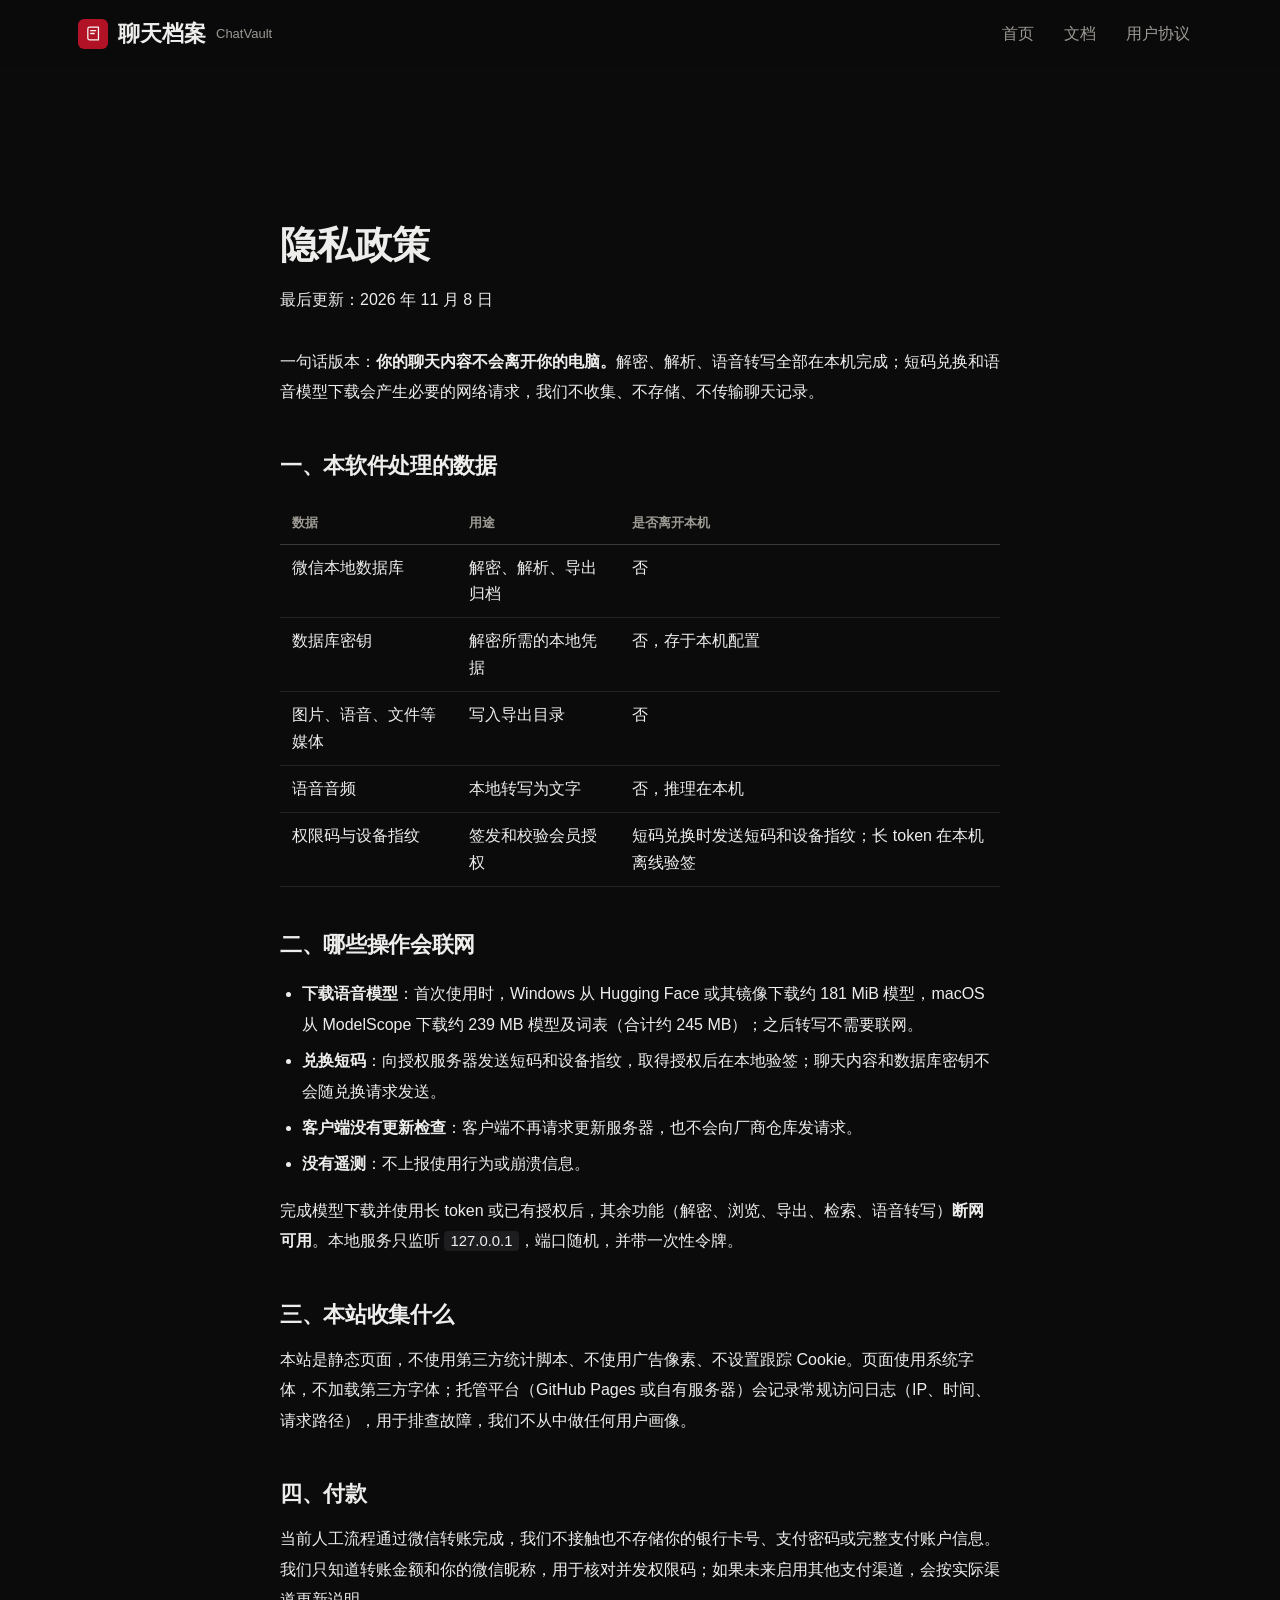
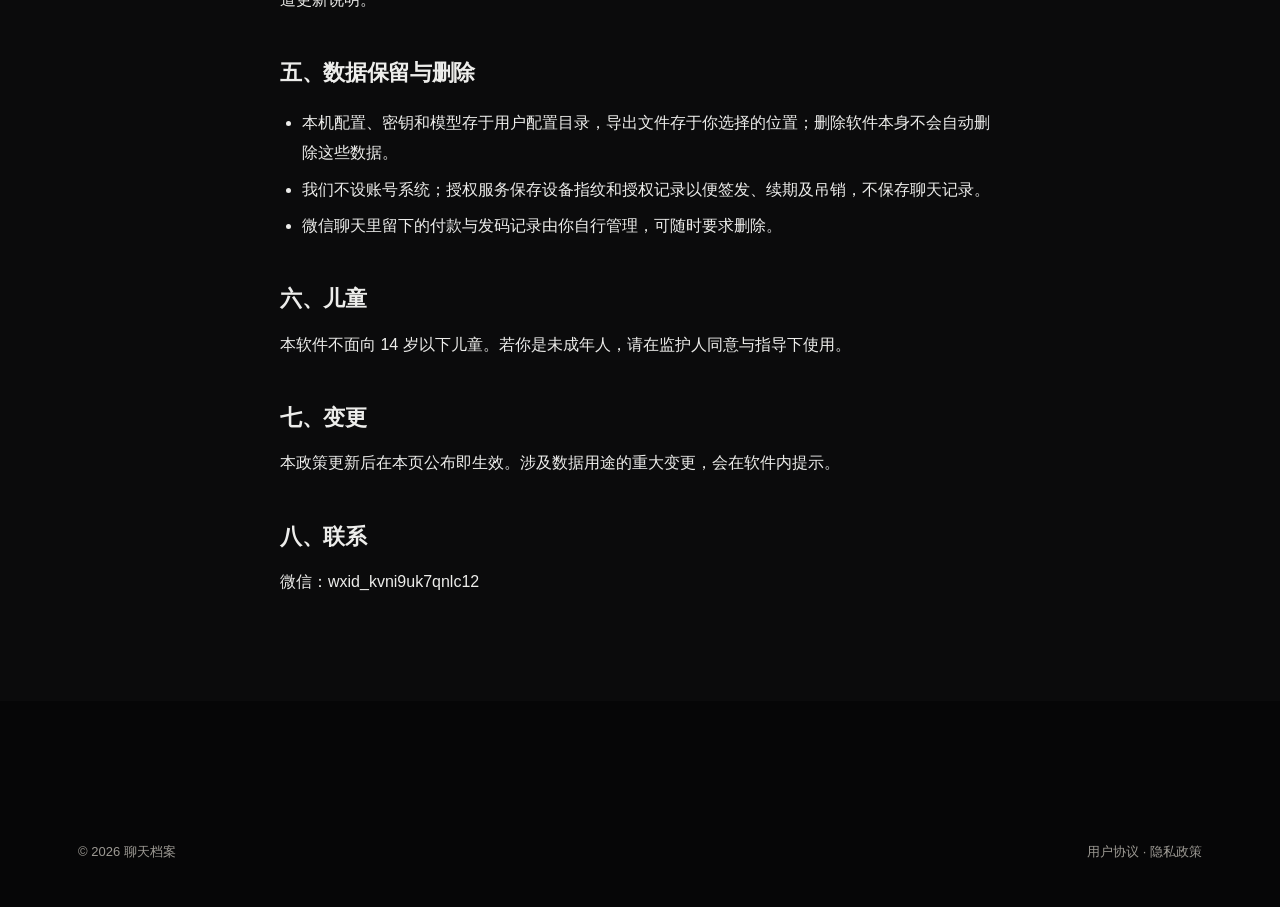
<file: legal/privacy.html>
<!DOCTYPE html>
<html lang="zh-CN">
<head>
<meta charset="utf-8">
<meta name="viewport" content="width=device-width, initial-scale=1">
<title>隐私政策 · 聊天档案 ChatVault</title>
<meta name="robots" content="noindex">
<link rel="icon" href="../assets/favicon.svg" type="image/svg+xml">
<link rel="stylesheet" href="../assets/style.css">
<style>
  .legal { max-width: 720px; margin: 0 auto; }
  .legal h2 { font-family: var(--serif); font-size: 22px; margin: 40px 0 12px; }
  .legal p, .legal li { font-size: 16px; line-height: 1.9; color: var(--ink); }
  .legal ul { padding-left: 22px; }
  .legal li { margin: 6px 0; }
  .legal__meta { font-size: 13px; color: var(--muted); margin-bottom: 32px; }
  .legal table { width: 100%; border-collapse: collapse; margin: 18px 0; font-size: 16px; }
  .legal th, .legal td { text-align: left; padding: 10px 12px;  vertical-align: top; }
  .legal th { font-size: 13px; color: var(--muted); font-weight: 600; }
</style>
</head>
<body>

<header class="nav" id="nav">
  <div class="wrap nav__inner">
    <a class="brand" href="../index.html">
      <span class="brand__mark" aria-hidden="true">
        <svg viewBox="0 0 24 24" fill="none" stroke="#ffffff" stroke-width="1.8" stroke-linecap="round" stroke-linejoin="round"><path d="M4 5.5A2.5 2.5 0 0 1 6.5 3H19v18H6.5A2.5 2.5 0 0 1 4 18.5z"/><path d="M8 8h7M8 12h5"/></svg>
      </span>
      聊天档案 <span class="brand__sub">ChatVault</span>
    </a>
    <nav class="nav__links">
      <a href="../index.html">首页</a>
      <a href="../docs.html">文档</a>
      <a href="terms.html">用户协议</a>
    </nav>
  </div>
</header>

<main>
  <section class="section" style="padding-top:130px">
    <div class="wrap">
      <div class="legal">
        <h1 style="font-family:var(--serif);font-size:clamp(28px,4vw,38px);margin:16px 0 8px">隐私政策</h1>
        <p class="legal__meta">最后更新：2026 年 11 月 8 日</p>

        <p>一句话版本：<b>你的聊天内容不会离开你的电脑。</b>解密、解析、语音转写全部在本机完成；短码兑换和语音模型下载会产生必要的网络请求，我们不收集、不存储、不传输聊天记录。</p>

        <h2>一、本软件处理的数据</h2>
        <table>
          <tr><th>数据</th><th>用途</th><th>是否离开本机</th></tr>
          <tr><td>微信本地数据库</td><td>解密、解析、导出归档</td><td>否</td></tr>
          <tr><td>数据库密钥</td><td>解密所需的本地凭据</td><td>否，存于本机配置</td></tr>
          <tr><td>图片、语音、文件等媒体</td><td>写入导出目录</td><td>否</td></tr>
          <tr><td>语音音频</td><td>本地转写为文字</td><td>否，推理在本机</td></tr>
          <tr><td>权限码与设备指纹</td><td>签发和校验会员授权</td><td>短码兑换时发送短码和设备指纹；长 token 在本机离线验签</td></tr>
        </table>

        <h2>二、哪些操作会联网</h2>
        <ul>
          <li><b>下载语音模型</b>：首次使用时，Windows 从 Hugging Face 或其镜像下载约 181 MiB 模型，macOS 从 ModelScope 下载约 239 MB 模型及词表（合计约 245 MB）；之后转写不需要联网。</li>
          <li><b>兑换短码</b>：向授权服务器发送短码和设备指纹，取得授权后在本地验签；聊天内容和数据库密钥不会随兑换请求发送。</li>
          <li><b>客户端没有更新检查</b>：客户端不再请求更新服务器，也不会向厂商仓库发请求。</li>
          <li><b>没有遥测</b>：不上报使用行为或崩溃信息。</li>
        </ul>
        <p>完成模型下载并使用长 token 或已有授权后，其余功能（解密、浏览、导出、检索、语音转写）<b>断网可用</b>。本地服务只监听 <code>127.0.0.1</code>，端口随机，并带一次性令牌。</p>

        <h2>三、本站收集什么</h2>
        <p>本站是静态页面，不使用第三方统计脚本、不使用广告像素、不设置跟踪 Cookie。页面使用系统字体，不加载第三方字体；托管平台（GitHub Pages 或自有服务器）会记录常规访问日志（IP、时间、请求路径），用于排查故障，我们不从中做任何用户画像。</p>

        <h2>四、付款</h2>
        <p>当前人工流程通过微信转账完成，我们不接触也不存储你的银行卡号、支付密码或完整支付账户信息。我们只知道转账金额和你的微信昵称，用于核对并发权限码；如果未来启用其他支付渠道，会按实际渠道更新说明。</p>

        <h2>五、数据保留与删除</h2>
        <ul>
          <li>本机配置、密钥和模型存于用户配置目录，导出文件存于你选择的位置；删除软件本身不会自动删除这些数据。</li>
          <li>我们不设账号系统；授权服务保存设备指纹和授权记录以便签发、续期及吊销，不保存聊天记录。</li>
          <li>微信聊天里留下的付款与发码记录由你自行管理，可随时要求删除。</li>
        </ul>

        <h2>六、儿童</h2>
        <p>本软件不面向 14 岁以下儿童。若你是未成年人，请在监护人同意与指导下使用。</p>

        <h2>七、变更</h2>
        <p>本政策更新后在本页公布即生效。涉及数据用途的重大变更，会在软件内提示。</p>

        <h2>八、联系</h2>
        <p>微信：wxid_kvni9uk7qnlc12</p>
      </div>
    </div>
  </section>
</main>

<footer class="footer">
  <div class="wrap">
    <div class="footer__bottom">
      <span>© 2026 聊天档案</span>
      <span><a href="terms.html">用户协议</a> · <a href="privacy.html">隐私政策</a></span>
    </div>
  </div>
</footer>
</body>
</html>
</file>
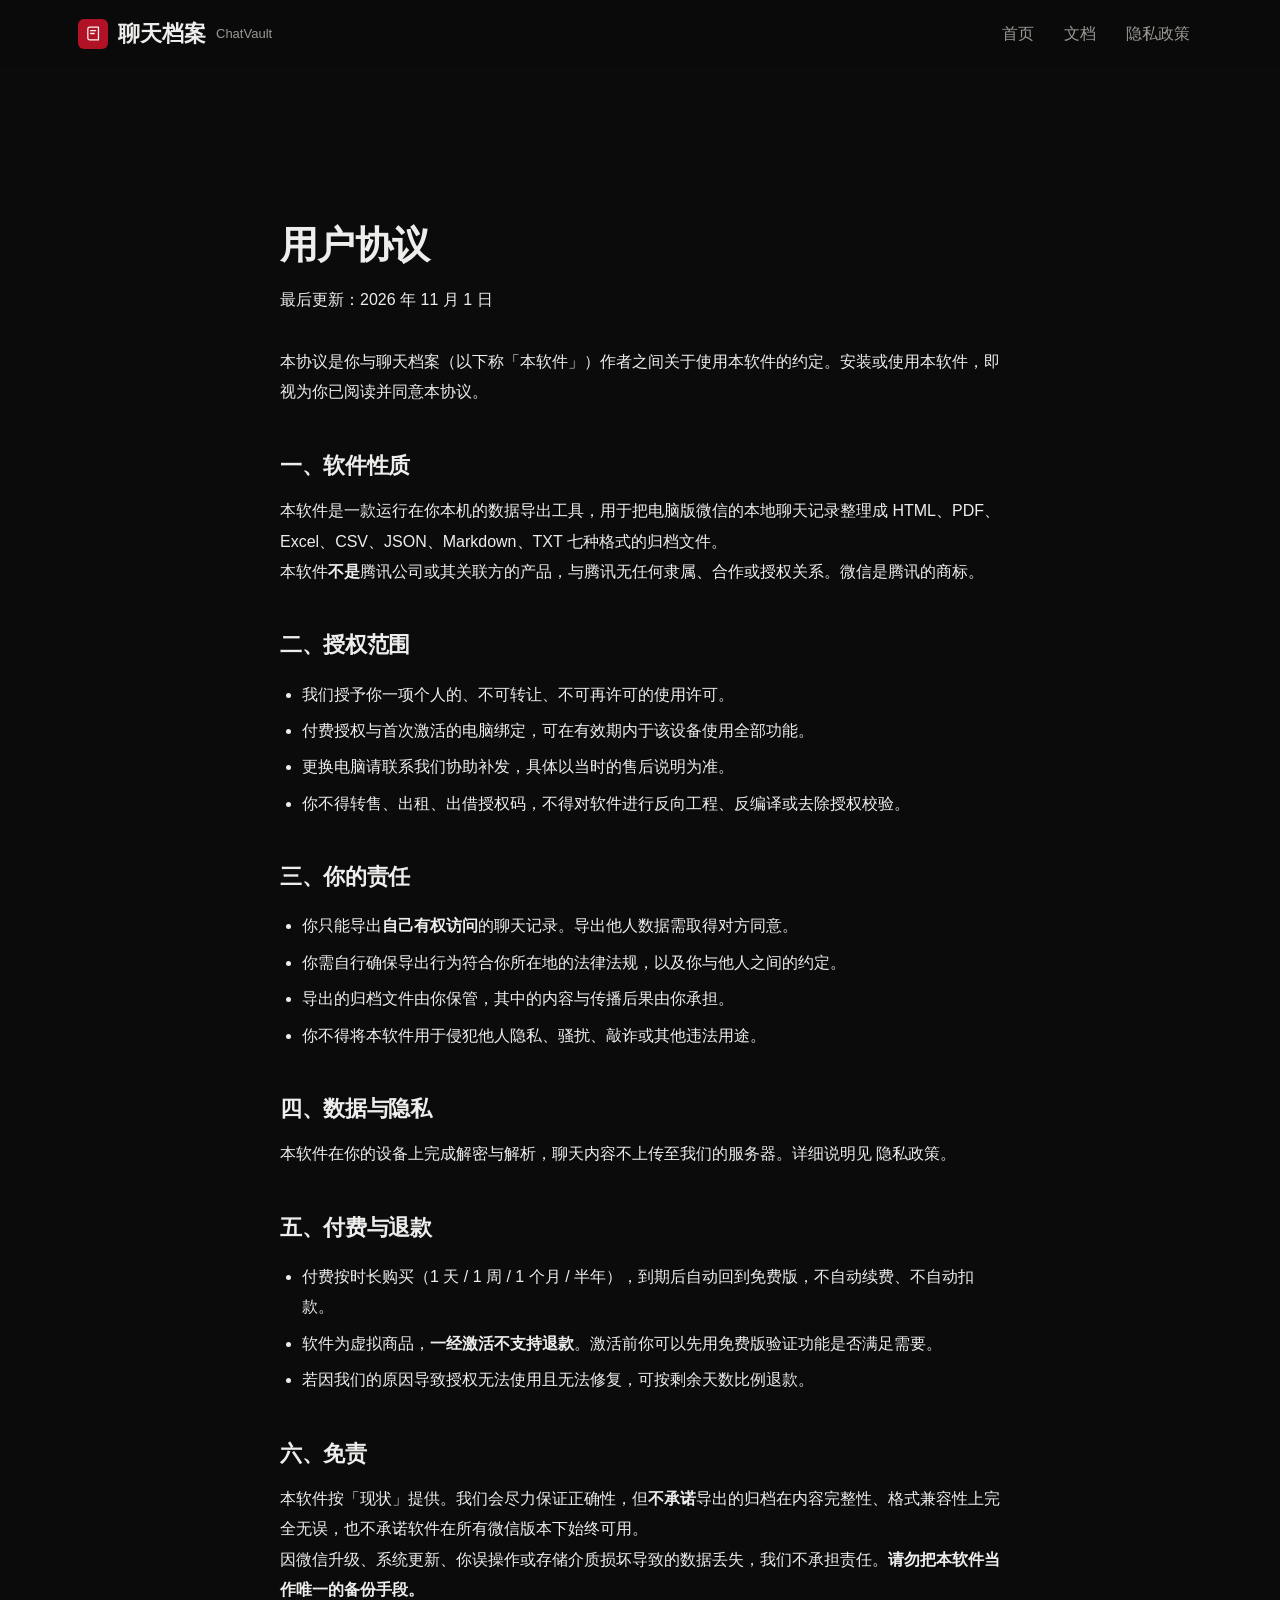
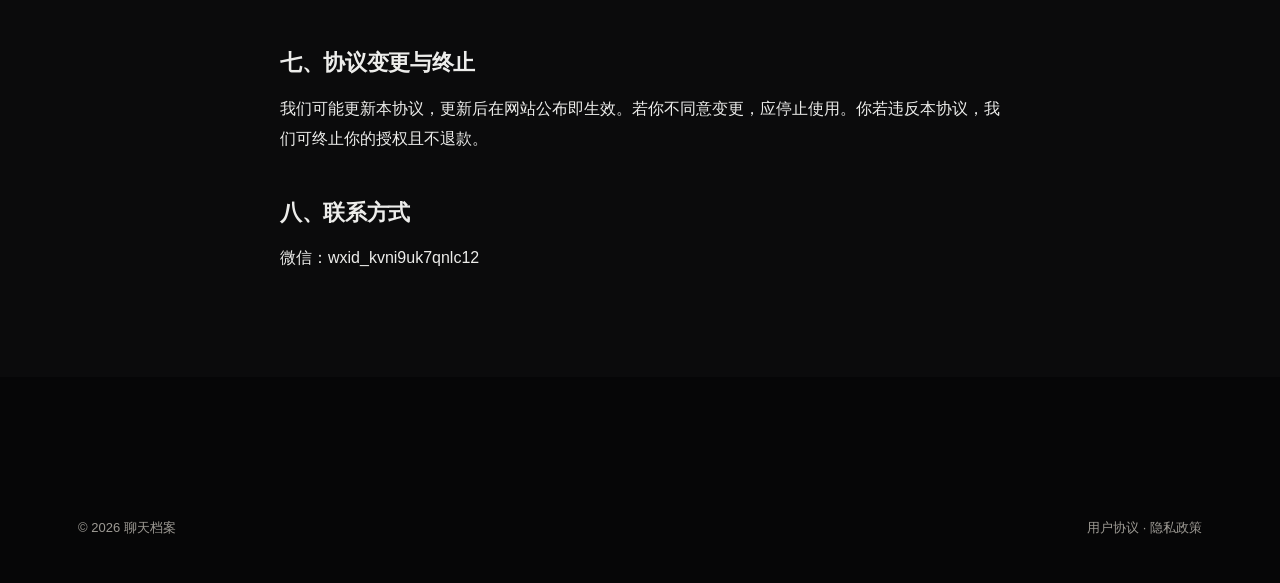
<file: legal/terms.html>
<!DOCTYPE html>
<html lang="zh-CN">
<head>
<meta charset="utf-8">
<meta name="viewport" content="width=device-width, initial-scale=1">
<title>用户协议 · 聊天档案</title>
<meta name="robots" content="noindex">
<link rel="icon" href="../assets/favicon.svg" type="image/svg+xml">
<link rel="stylesheet" href="../assets/style.css">
<style>
  .legal { max-width: 720px; margin: 0 auto; }
  .legal h2 { font-family: var(--serif); font-size: 22px; margin: 40px 0 12px; }
  .legal p, .legal li { font-size: 16px; line-height: 1.9; color: var(--ink); }
  .legal ul { padding-left: 22px; }
  .legal li { margin: 6px 0; }
  .legal__meta { font-size: 13px; color: var(--muted); margin-bottom: 32px; }
</style>
</head>
<body>

<header class="nav" id="nav">
  <div class="wrap nav__inner">
    <a class="brand" href="../index.html">
      <span class="brand__mark" aria-hidden="true">
        <svg viewBox="0 0 24 24" fill="none" stroke="#ffffff" stroke-width="1.8" stroke-linecap="round" stroke-linejoin="round"><path d="M4 5.5A2.5 2.5 0 0 1 6.5 3H19v18H6.5A2.5 2.5 0 0 1 4 18.5z"/><path d="M8 8h7M8 12h5"/></svg>
      </span>
      聊天档案 <span class="brand__sub">ChatVault</span>
    </a>
    <nav class="nav__links">
      <a href="../index.html">首页</a>
      <a href="../docs.html">文档</a>
      <a href="privacy.html">隐私政策</a>
    </nav>
  </div>
</header>

<main>
  <section class="section" style="padding-top:130px">
    <div class="wrap">
      <div class="legal">
        <h1 style="font-family:var(--serif);font-size:clamp(28px,4vw,38px);margin:16px 0 8px">用户协议</h1>
        <p class="legal__meta">最后更新：2026 年 11 月 1 日</p>

        <p>本协议是你与聊天档案（以下称「本软件」）作者之间关于使用本软件的约定。安装或使用本软件，即视为你已阅读并同意本协议。</p>

        <h2>一、软件性质</h2>
        <p>本软件是一款运行在你本机的数据导出工具，用于把电脑版微信的本地聊天记录整理成 HTML、PDF、Excel、CSV、JSON、Markdown、TXT 七种格式的归档文件。</p>
        <p>本软件<b>不是</b>腾讯公司或其关联方的产品，与腾讯无任何隶属、合作或授权关系。微信是腾讯的商标。</p>

        <h2>二、授权范围</h2>
        <ul>
          <li>我们授予你一项个人的、不可转让、不可再许可的使用许可。</li>
          <li>付费授权与首次激活的电脑绑定，可在有效期内于该设备使用全部功能。</li>
          <li>更换电脑请联系我们协助补发，具体以当时的售后说明为准。</li>
          <li>你不得转售、出租、出借授权码，不得对软件进行反向工程、反编译或去除授权校验。</li>
        </ul>

        <h2>三、你的责任</h2>
        <ul>
          <li>你只能导出<b>自己有权访问</b>的聊天记录。导出他人数据需取得对方同意。</li>
          <li>你需自行确保导出行为符合你所在地的法律法规，以及你与他人之间的约定。</li>
          <li>导出的归档文件由你保管，其中的内容与传播后果由你承担。</li>
          <li>你不得将本软件用于侵犯他人隐私、骚扰、敲诈或其他违法用途。</li>
        </ul>

        <h2>四、数据与隐私</h2>
        <p>本软件在你的设备上完成解密与解析，聊天内容不上传至我们的服务器。详细说明见 <a href="privacy.html">隐私政策</a>。</p>

        <h2>五、付费与退款</h2>
        <ul>
          <li>付费按时长购买（1 天 / 1 周 / 1 个月 / 半年），到期后自动回到免费版，不自动续费、不自动扣款。</li>
          <li>软件为虚拟商品，<b>一经激活不支持退款</b>。激活前你可以先用免费版验证功能是否满足需要。</li>
          <li>若因我们的原因导致授权无法使用且无法修复，可按剩余天数比例退款。</li>
        </ul>

        <h2>六、免责</h2>
        <p>本软件按「现状」提供。我们会尽力保证正确性，但<b>不承诺</b>导出的归档在内容完整性、格式兼容性上完全无误，也不承诺软件在所有微信版本下始终可用。</p>
        <p>因微信升级、系统更新、你误操作或存储介质损坏导致的数据丢失，我们不承担责任。<b>请勿把本软件当作唯一的备份手段。</b></p>

        <h2>七、协议变更与终止</h2>
        <p>我们可能更新本协议，更新后在网站公布即生效。若你不同意变更，应停止使用。你若违反本协议，我们可终止你的授权且不退款。</p>

        <h2>八、联系方式</h2>
        <p>微信：wxid_kvni9uk7qnlc12</p>
      </div>
    </div>
  </section>
</main>

<footer class="footer">
  <div class="wrap">
    <div class="footer__bottom">
      <span>© 2026 聊天档案</span>
      <span><a href="terms.html">用户协议</a> · <a href="privacy.html">隐私政策</a></span>
    </div>
  </div>
</footer>
</body>
</html>
</file>
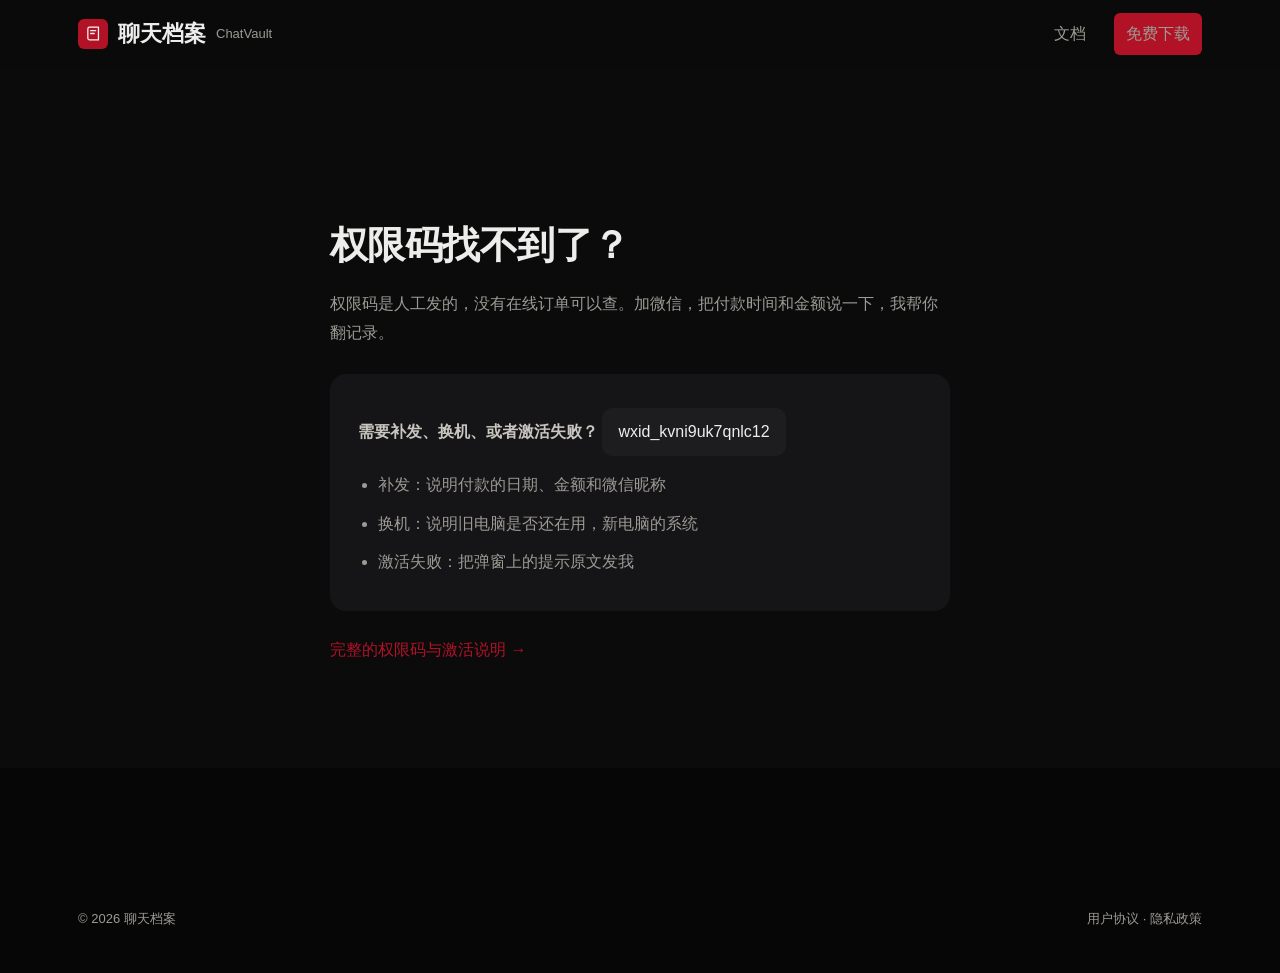
<file: pay/success.html>
<!DOCTYPE html>
<html lang="zh-CN">
<head>
<meta charset="utf-8">
<meta name="viewport" content="width=device-width, initial-scale=1">
<title>权限码与售后 · 聊天档案 ChatVault</title>
<meta name="description" content="权限码补发、换机、激活失败的售后说明。">
<link rel="icon" href="../assets/favicon.svg" type="image/svg+xml">
<link rel="stylesheet" href="../assets/style.css">
<style>
  .note-page { max-width: 620px; margin: 0 auto; }
  .note-page h1 { font-family: var(--serif); font-size: clamp(28px, 4vw, 38px); margin: 16px 0 12px; }
  .note-page__lede { color: var(--muted); font-size: 16px; line-height: 1.85; margin: 0; }
  .note-page__card {
    margin-top: 26px; padding: 26px 28px; 
    border-radius: 16px; background: var(--card); line-height: 1.9; font-size: 16px;
  }
  .note-page__card b { color: var(--pine-2); }
  .note-page__wx {
    display: inline-block; margin: 8px 0 4px; padding: 9px 16px; border-radius: 10px;
    background: var(--paper-2); font-family: var(--sans); font-size: 16px;
  }
  .note-page__card ul { margin: 10px 0 0; padding-left: 20px; color: var(--muted); }
  .note-page__card li { margin: 8px 0; }
  .note-page__link { margin-top: 26px; font-size: 16px; }
  .note-page__link a { color: var(--pine-3); }
</style>
</head>
<body>

<header class="nav" id="nav">
  <div class="wrap nav__inner">
    <a class="brand" href="../index.html">
      <span class="brand__mark" aria-hidden="true">
        <svg viewBox="0 0 24 24" fill="none" stroke="#ffffff" stroke-width="1.8" stroke-linecap="round" stroke-linejoin="round"><path d="M4 5.5A2.5 2.5 0 0 1 6.5 3H19v18H6.5A2.5 2.5 0 0 1 4 18.5z"/><path d="M8 8h7M8 12h5"/></svg>
      </span>
      聊天档案 <span class="brand__sub">ChatVault</span>
    </a>
    <nav class="nav__links">
      <a href="../docs.html">文档</a>
      <a class="btn btn--primary btn--sm nav__cta" href="../index.html#c7">免费下载</a>
    </nav>
  </div>
</header>

<main>
  <section class="section" style="padding-top:130px">
    <div class="wrap">
      <div class="note-page">
        <h1>权限码找不到了？</h1>
        <p class="note-page__lede">权限码是人工发的，没有在线订单可以查。加微信，把付款时间和金额说一下，我帮你翻记录。</p>

        <div class="note-page__card">
          <b>需要补发、换机、或者激活失败？</b>
          <div class="note-page__wx">wxid_kvni9uk7qnlc12</div>
          <ul>
            <li>补发：说明付款的日期、金额和微信昵称</li>
            <li>换机：说明旧电脑是否还在用，新电脑的系统</li>
            <li>激活失败：把弹窗上的提示原文发我</li>
          </ul>
        </div>

        <p class="note-page__link"><a href="../activate.html">完整的权限码与激活说明 →</a></p>
      </div>
    </div>
  </section>
</main>

<footer class="footer">
  <div class="wrap">
    <div class="footer__bottom">
      <span>© 2026 聊天档案</span>
      <span><a href="../legal/terms.html">用户协议</a> · <a href="../legal/privacy.html">隐私政策</a></span>
    </div>
  </div>
</footer>


</body>
</html>
</file>
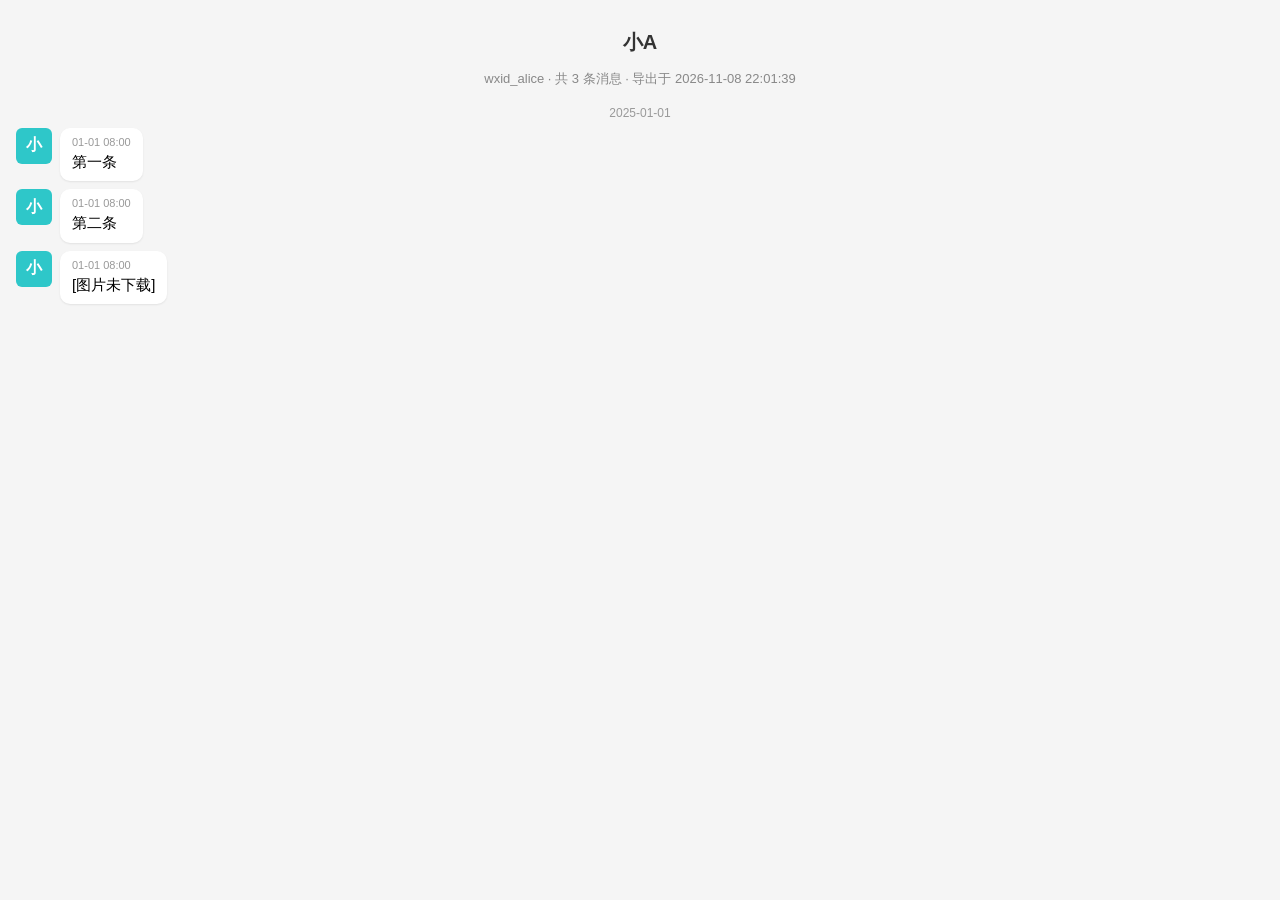
<file: assets/formats/sample.html>
<!DOCTYPE html>
<html lang="zh-CN">
<head>
<meta charset="utf-8"/>
<meta name="viewport" content="width=device-width, initial-scale=1"/>
<title>小A 聊天记录</title>
<style>
body { font-family: "Microsoft YaHei", "PingFang SC", sans-serif; background:#f5f5f5; margin:0; padding:16px; }
h1 { font-size:20px; color:#333; text-align:center; }
.sub { text-align:center; color:#888; font-size:13px; margin-bottom:16px; }
.day-sep { text-align:center; color:#999; font-size:12px; margin:18px 0 8px; }
.row { display:flex; margin:8px 0; }
.row.mine { justify-content:flex-end; }
.row.theirs { justify-content:flex-start; }
.msg-avatar { width:36px; height:36px; border-radius:6px; object-fit:cover; flex-shrink:0; }
.msg-avatar.default { color:#fff; font-size:16px; font-weight:600; display:flex; align-items:center; justify-content:center; user-select:none; }
.row.theirs .msg-avatar { margin-right:8px; }
.row.mine .msg-avatar { margin-left:8px; }
.bubble { max-width:70%; background:#fff; border-radius:10px; padding:8px 12px; box-shadow:0 1px 2px rgba(0,0,0,.08); position:relative; }
.row.mine .bubble { background:#95ec69; }
.who { font-size:12px; color:#576b95; display:block; margin-bottom:2px; }
.meta { font-size:11px; color:#999; margin-bottom:3px; }
.msg-text { font-size:15px; line-height:1.5; word-break:break-word; white-space:pre-wrap; }
.msg-text.quote { color:#444; }
.msg-img img { max-width:220px; border-radius:6px; display:block; cursor:zoom-in; }
.msg-emoji img { max-width:120px; max-height:120px; }
.msg-text .emoji { width:1.2em; height:1.2em; vertical-align:-0.25em; margin:0 1px; display:inline-block; }
.msg-voice audio { height:34px; vertical-align:middle; }
.msg-voice span { font-size:12px; color:#888; margin-left:6px; }
.msg-video video { max-width:260px; max-height:300px; border-radius:6px; display:block; }
.msg-text a { color:#07c160; text-decoration:none; }
.system { text-align:center; color:#999; font-size:13px; margin:10px 0; }
</style>
</head>
<body>
<h1>小A</h1>
<div class="sub">wxid_alice · 共 3 条消息 · 导出于 2026-11-08 22:01:39</div>
<div class="day-sep">2025-01-01</div><div class="row theirs"><div class="msg-avatar default" style="background:#2ec7c9">小</div><div class="bubble"><div class="meta">01-01 08:00</div><div class="msg-text">第一条</div></div></div><div class="row theirs"><div class="msg-avatar default" style="background:#2ec7c9">小</div><div class="bubble"><div class="meta">01-01 08:00</div><div class="msg-text">第二条</div></div></div><div class="row theirs"><div class="msg-avatar default" style="background:#2ec7c9">小</div><div class="bubble"><div class="meta">01-01 08:00</div><div class="msg-text">[图片未下载]</div></div></div>
</body>
</html>
</file>
<file: assets/style.css>
/* ==========================================================================
   聊天档案 ChatVault · 官网样式
   方向：The product performs（让产品自己在页面上工作）
   - 深色纸面 + 真实界面片段；强调色只出现在动作与进度上
   - 两种字族：中文衬线做标题，系统无衬线做正文
   - 零依赖、零构建；所有颜色只来自下面的令牌
   ========================================================================== */

:root {
  --bg: #0b0b0c;
  --surface: #151517;
  --surface-2: #1d1d20;
  --ink: #ededeb;
  --muted: #9d9a94;
  --accent: #b11226;
  --accent-ink: #f7f5f3;
  --accent-soft: rgba(177, 18, 38, 0.14);
  --ok: #4e9b74;
  --warn: #c08a3e;

  /* 兼容旧页面（文档 / 法务 / 激活 / 更新日志 / 演示）沿用旧令牌名 */
  --paper: var(--bg);
  --paper-2: var(--surface-2);
  --card: var(--surface);
  --text: var(--ink);
  --line: #2a2a2d;
  --line-strong: #3a3936;
  --pine: var(--ink);
  --pine-2: #c9c6c0;
  --pine-3: var(--accent);
  --mint: var(--accent);
  --mint-soft: var(--accent-soft);
  --danger: #d05a48;

  --serif: "Songti SC", "STSong", "Source Han Serif SC", "Noto Serif CJK SC", "SimSun", Georgia, serif;
  --sans: -apple-system, BlinkMacSystemFont, "PingFang SC", "Hiragino Sans GB",
    "Microsoft YaHei", "Segoe UI", Roboto, Helvetica, Arial, sans-serif;

  --r-sm: 6px;
  --r-md: 10px;
  --r-lg: 16px;
  --max: 1180px;
  --gutter: 28px;

  --ease-out: cubic-bezier(0.22, 1, 0.36, 1);
  --ease-in-out: cubic-bezier(0.76, 0, 0.24, 1);

  --step-small: 13px;
  --step-body: 16px;
  --step-lead: clamp(19px, 1.5vw, 23px);
  --step-h2: clamp(26px, 2.4vw, 35px);
}

*,
*::before,
*::after { box-sizing: border-box; }

html {
  -webkit-text-size-adjust: 100%;
  scroll-behavior: smooth;
  scroll-padding-top: 84px;
}

body {
  margin: 0;
  background: var(--bg);
  color: var(--ink);
  font-family: var(--sans);
  font-size: var(--step-body);
  line-height: 1.65;
  -webkit-font-smoothing: antialiased;
  text-rendering: optimizeLegibility;
}

img, svg { max-width: 100%; display: block; }
a { color: inherit; text-decoration: none; }
button { font: inherit; color: inherit; }

:focus-visible {
  outline: 2px solid var(--accent);
  outline-offset: 3px;
  border-radius: 3px;
}

::selection { background: var(--accent); color: var(--accent-ink); }

.wrap {
  width: 100%;
  max-width: var(--max);
  margin-inline: auto;
  padding-inline: var(--gutter);
}

.section { padding-block: 104px; }
.section--tight { padding-block: 64px; }

h1, h2, h3, h4 { font-weight: 600; }
h2, h3 { font-family: var(--serif); margin: 0; }
h1, h2 { letter-spacing: -0.015em; }
p { margin: 0; }

/* ---------- 顶部导航 ---------- */

.nav {
  position: sticky;
  top: 0;
  z-index: 60;
  background: rgba(11, 11, 12, 0.9);
  backdrop-filter: blur(12px);
}
.nav__inner {
  display: flex;
  align-items: center;
  gap: 34px;
  height: 68px;
}
.brand {
  display: inline-flex;
  align-items: center;
  gap: 10px;
  font-family: var(--serif);
  font-size: 22px;
  font-weight: 600;
}
.brand__mark {
  width: 30px;
  height: 30px;
  border-radius: var(--r-sm);
  background: var(--accent);
  display: grid;
  place-items: center;
  flex: none;
}
.brand__mark svg { width: 17px; height: 17px; stroke: var(--accent-ink); }
.brand__sub {
  font-family: var(--sans);
  font-size: 13px;
  font-weight: 500;
  color: var(--muted);
}
.nav__links {
  display: flex;
  gap: 6px;
  margin-left: auto;
  align-items: center;
}
.nav__links a {
  padding: 8px 12px;
  border-radius: var(--r-sm);
  font-size: 16px;
  color: var(--muted);
  transition: color 0.18s ease, background 0.18s ease;
}
.nav__links a:hover { color: var(--ink); background: var(--surface-2); }
.nav__cta { margin-left: 10px; }

/* ---------- 按钮 ---------- */

.btn {
  display: inline-flex;
  align-items: center;
  justify-content: center;
  gap: 9px;
  min-height: 48px;
  padding: 0 24px;
  border-radius: var(--r-sm);
  border: 0;
  font-size: 16px;
  font-weight: 500;
  cursor: pointer;
  background: none;
  white-space: nowrap;
  transition: background 0.18s ease, color 0.18s ease, transform 0.12s ease;
}
.btn:active { transform: translateY(1px); }
.btn--primary { background: var(--accent); color: var(--accent-ink); }
.btn--primary:hover { background: #95101f; }
.btn--ghost { color: var(--ink); background: var(--surface-2); }
.btn--ghost:hover { background: #26262a; }
.btn--outline { color: var(--ink); background: var(--surface-2); }
.btn--outline:hover { background: var(--surface-2); }
.btn--sm { min-height: 36px; padding: 0 14px; font-size: 16px; }
.btn[disabled] { opacity: 0.5; cursor: not-allowed; }

/* ---------- 首屏：左半说明，右半产品 ---------- */

.opening {
  display: grid;
  grid-template-columns: minmax(0, 1fr) minmax(0, 0.92fr);
  min-height: calc(100svh - 68px);
}
.opening__say {
  display: flex;
  flex-direction: column;
  justify-content: flex-end;
  gap: 26px;
  padding: 120px var(--gutter) 64px;
  max-width: 620px;
  margin-left: max(0px, calc((100vw - var(--max)) / 2));
}
.opening__stage {
  background: var(--surface);
  display: grid;
  place-items: center;
  padding: 96px var(--gutter) 64px;
  overflow: hidden;
}
.opening__title {
  font-family: var(--serif);
  font-size: clamp(34px, 4.6vw, 62px);
  line-height: 1.14;
  letter-spacing: -0.02em;
  margin: 0;
}
.opening__title span { display: block; overflow: hidden; }
.opening__title span > i {
  display: block;
  font-style: normal;
  transform: translateY(105%);
  animation: rise 0.95s var(--ease-out) forwards;
}
.opening__title span:nth-child(2) > i { animation-delay: 0.11s; }
@keyframes rise { to { transform: translateY(0); } }

.opening__say p {
  max-width: 41ch;
  font-size: var(--step-lead);
  line-height: 1.6;
  color: var(--muted);
}
.opening__acts { display: flex; flex-wrap: wrap; gap: 12px; align-items: center; }
.opening__meta {
  display: flex;
  flex-wrap: wrap;
  gap: 6px 22px;
  font-size: var(--step-small);
  color: var(--muted);
}

/* ---------- 导出控制台（真实界面片段） ---------- */

.console {
  width: min(520px, 100%);
  background: #f4f3f1;
  color: #1b1a19;
  border-radius: var(--r-lg);
  padding: 20px 22px 22px;
  font-family: var(--sans);
}
.console__head {
  display: flex;
  align-items: baseline;
  justify-content: space-between;
  gap: 12px;
  margin-bottom: 16px;
}
.console__head b { font-size: 16px; font-weight: 600; }
.console__head span { font-size: 13px; color: #6b675f; }
.console__rows { display: grid; gap: 4px; margin-bottom: 16px; }
.console__row {
  display: grid;
  grid-template-columns: 22px minmax(0, 1fr) auto;
  align-items: center;
  gap: 10px;
  min-height: 46px;
  padding: 0 12px;
  background: #fff;
  border-radius: 8px;
  cursor: pointer;
  transition: background 0.16s ease, transform 0.16s ease;
}
.console__row:hover { background: #fffdf9; transform: translateX(2px); }
.console__row[data-on="1"] { background: #f6e9e7; }
.console__row .tick {
  width: 17px; height: 17px;
  border-radius: 4px;
  background: #e4e0d9;
  display: grid; place-items: center;
  font-size: 13px; color: #fff;
}
.console__row[data-on="1"] .tick { background: var(--accent); }
.console__row .who { min-width: 0; }
.console__row .who b { display: block; font-size: 16px; font-weight: 600; }
.console__row .who small,
.console__row .num { font-size: 13px; color: #6b675f; }
.console__row .num { font-variant-numeric: tabular-nums; }

.console__formats { display: flex; flex-wrap: wrap; gap: 6px; margin-bottom: 18px; }
.console__formats button {
  min-height: 34px;
  padding: 0 12px;
  border: 0;
  border-radius: 7px;
  background: #e9e5de;
  color: #3d3a35;
  font-size: 13px;
  cursor: pointer;
  transition: background 0.16s ease, color 0.16s ease;
}
.console__formats button:hover { background: #ded9d0; }
.console__formats button[aria-pressed="true"] { background: #1b1a19; color: #f6f4f1; }
.console__formats button em {
  font-style: normal;
  font-size: 13px;
  color: #8a7f74;
  margin-left: 4px;
}
.console__formats button[aria-pressed="true"] em { color: #c9b7ae; }

.console__foot { display: grid; gap: 12px; }
.console__bar {
  height: 7px;
  border-radius: 99px;
  background: #e4e0d9;
  overflow: hidden;
}
.console__bar i {
  display: block;
  height: 100%;
  width: 0%;
  border-radius: 99px;
  background: var(--accent);
  transition: width 0.42s var(--ease-in-out);
  transition-property: width;
}
.console__go {
  display: flex;
  align-items: center;
  justify-content: space-between;
  gap: 12px;
}
.console__go span { font-size: 13px; color: #5f5b54; }
.console__go button {
  min-height: 38px;
  padding: 0 18px;
  border: 0;
  border-radius: 8px;
  background: var(--accent);
  color: var(--accent-ink);
  font-size: 16px;
  font-weight: 500;
  cursor: pointer;
  transition: background 0.16s ease, transform 0.12s ease;
}
.console__go button:hover { background: #95101f; }
.console__go button:active { transform: translateY(1px); }
.console__result {
  display: grid;
  gap: 6px;
  padding-top: 4px;
  font-size: 13px;
  color: #3f3b36;
}
.console__result[data-state="idle"] .done { display: none; }
.console__result .done { display: grid; gap: 6px; }
.console__result #scaleNote { font-size: 13px; color: #5f5b54; line-height: 1.6; }
.console__result .done .line {
  display: flex;
  flex-wrap: wrap;
  gap: 4px 12px;
  align-items: baseline;
  font-variant-numeric: tabular-nums;
}
.console__result .done .line b { font-weight: 600; color: #1b1a19; }
.console__result .done a { color: var(--accent); font-weight: 500; }

/* ---------- 会话看板 ---------- */

.board { padding-block: 104px 96px; }
.board__head {
  display: flex;
  align-items: flex-end;
  justify-content: space-between;
  gap: 24px;
  margin-bottom: 44px;
}
.board__head h2 { font-size: var(--step-h2); }
.board__head p { max-width: 34ch; color: var(--muted); font-size: var(--step-small); }
.board__rows { display: grid; gap: 4px; }
.board__row {
  display: grid;
  grid-template-columns: minmax(0, 2.2fr) minmax(0, 1fr) minmax(0, 1fr) minmax(0, 0.9fr) auto;
  align-items: center;
  gap: 18px;
  min-height: 68px;
  padding: 0 22px;
  background: var(--surface);
  border-radius: var(--r-md);
  font-size: 16px;
}
.board__row .name { font-size: 22px; font-family: var(--serif); }
.board__row .name small { display: block; font-family: var(--sans); font-size: 13px; color: var(--muted); }
.board__row .fact { color: var(--muted); font-size: 16px; font-variant-numeric: tabular-nums; }
.board__row .tag {
  justify-self: end;
  padding: 5px 11px;
  border-radius: 99px;
  background: rgba(78, 155, 116, 0.16);
  color: var(--ok);
  font-size: 13px;
}
.board__open {
  background: var(--accent);
  color: var(--accent-ink);
  grid-template-columns: minmax(0, 1fr) minmax(0, 1.1fr);
  gap: 28px;
  min-height: 148px;
  padding: 24px 22px;
  align-items: center;
}
.board__open b { font-size: 22px; font-family: var(--serif); font-weight: 600; }
.board__open p { font-size: 13px; line-height: 1.7; color: #f2d3d6; }
.board__open .crop {
  font-size: 13px;
  color: #f6dfe2;
  display: grid;
  gap: 5px;
}
.board__foot { margin-top: 28px; font-size: var(--step-small); color: var(--muted); max-width: 56ch; }

/* ---------- 陈述 + 片段 的成对版式 ---------- */

.pair {
  display: grid;
  grid-template-columns: minmax(0, 5fr) minmax(0, 7fr);
  gap: clamp(28px, 5vw, 88px);
  align-items: start;
  padding-block: 72px;
}
.pair--flip > :first-child { order: 2; }
.pair__say h2 { font-size: var(--step-h2); line-height: 1.22; margin-bottom: 18px; }
.pair__say { padding-top: 4px; }
.pair__say p { color: var(--muted); max-width: 40ch; }
.pair__say .facts { margin-top: 26px; display: grid; gap: 10px; }
.pair__say .facts div { display: flex; gap: 14px; align-items: baseline; font-size: 16px; }
.pair__say .facts dt, .pair__say .facts span {
  min-width: 96px;
  color: var(--muted);
  font-size: var(--step-small);
}
.pair__say .facts b { font-weight: 500; font-variant-numeric: tabular-nums; }

/* 真实截图 */
.shot { border-radius: var(--r-md); overflow: hidden; background: var(--surface); }
.shot img { width: 100%; height: auto; }
.shot figcaption { padding: 12px 2px 0; font-size: var(--step-small); color: var(--muted); }
.shot--drift img { will-change: transform; }

/* 格式板 */
.formats { display: grid; gap: 0; }
.format {
  display: grid;
  grid-template-columns: 152px minmax(0, 1fr) auto;
  gap: 20px;
  align-items: center;
  padding: 12px 0;
}
.format + .format { margin-top: 2px; }
.format__preview {
  width: 152px;
  height: 92px;
  border-radius: 8px;
  overflow: hidden;
  background: #f4f3f1;
  display: grid;
  place-items: center;
}
.format__preview--text { align-items: start; justify-items: start; }
.format__preview--text pre {
  margin: 0;
  padding: 10px 12px;
  width: 100%;
  background: none;
  overflow: hidden;
  font-size: 13px;
  line-height: 1.55;
}
.format__preview--text code {
  font-family: var(--sans);
  font-size: 13px;
  line-height: 1.55;
  color: #3b3733;
  background: none;
  padding: 0;
  white-space: pre;
  display: block;
}
.format__preview img { width: 100%; height: 100%; object-fit: cover; object-position: top center; }

.format__name { min-width: 0; }
.format__name b { display: block; font-size: 19px; }
.format__name small { display: block; margin-top: 3px; color: var(--muted); font-size: 13px; font-variant-numeric: tabular-nums; }
.format a {
  color: var(--accent);
  font-size: 16px;
  white-space: nowrap;
}

/* 语音面板 */
.speech {
  background: #f4f3f1;
  color: #1b1a19;
  border-radius: var(--r-lg);
  padding: 24px;
  display: grid;
  gap: 16px;
}
.speech__head { display: flex; justify-content: space-between; align-items: baseline; }
.speech__head b { font-size: 19px; }
.speech__head span { font-size: 13px; color: #2f6f52; }
.speech__files { display: grid; gap: 6px; }
.speech__files div {
  display: flex;
  justify-content: space-between;
  align-items: baseline;
  gap: 14px;
  padding: 8px 12px;
  border-radius: 7px;
  background: #fff;
  font-size: 13px;
  font-variant-numeric: tabular-nums;
}
.speech__files div + div { margin-top: 2px; }
.speech__files code { font-family: var(--sans); font-size: 13px; color: #3b3733; background: none; padding: 0; }
.speech__files b { font-weight: 600; }
.speech__note { font-size: 13px; color: #5f5b54; }
.speech__meter { display: grid; gap: 8px; }
.speech__meter > div { display: flex; justify-content: space-between; font-size: 13px; color: #5f5b54; }
.speech__meter .bar { height: 7px; background: #e4e0d9; border-radius: 99px; overflow: hidden; }
.speech__meter .bar i { display: block; height: 100%; width: 0; background: var(--accent); border-radius: 99px; transition: width 1.1s var(--ease-in-out); }
.speech__meter[data-run="1"] .bar i { width: 100%; }

/* 归档与安全：编号清单 */
.guard { display: grid; gap: 4px; }
.guard__row {
  display: grid;
  grid-template-columns: minmax(0, 1fr) auto;
  gap: 6px 22px;
  align-items: baseline;
  padding: 20px 22px;
  background: var(--surface);
  border-radius: var(--r-md);
}
.guard__row b { font-size: 19px; }
.guard__row p { grid-column: 1 / -1; color: var(--muted); font-size: 16px; max-width: 62ch; }
.guard__row .val {
  font-size: 13px;
  color: var(--ink);
  background: var(--surface-2);
  border-radius: 6px;
  padding: 4px 9px;
  white-space: nowrap;
  font-variant-numeric: tabular-nums;
}

/* 步骤 */
.steps { display: grid; grid-template-columns: repeat(4, minmax(0, 1fr)); gap: 26px; counter-reset: s; }
.steps > li { list-style: none; }
.steps > li::before {
  counter-increment: s;
  content: counter(s) ".";
  display: block;
  font-family: var(--serif);
  font-size: 22px;
  color: var(--accent);
  margin-bottom: 12px;
}
.steps b { display: block; font-size: 19px; margin-bottom: 8px; }
.steps p { color: var(--muted); font-size: 16px; }
.steps ul { margin: 0; padding: 0; list-style: none; }

.callout {
  margin-top: 40px;
  padding: 20px 24px;
  border-radius: var(--r-md);
  background: var(--accent-soft);
  max-width: 780px;
  font-size: 16px;
}
.callout b { color: var(--ink); }
.callout code {
  font-family: var(--sans);
  font-size: 16px;
  background: rgba(255, 255, 255, 0.07);
  padding: 2px 7px;
  border-radius: 4px;
  overflow-wrap: anywhere;
}

/* 价格 */
.plans { display: grid; gap: 3px; }
.plan {
  display: grid;
  grid-template-columns: 92px 132px minmax(0, 1fr);
  align-items: baseline;
  gap: 8px 22px;
  padding: 20px 22px;
  background: var(--surface);
  border-radius: var(--r-md);
}
.plan__when { font-size: 16px; color: var(--muted); }
.plan__price { font-family: var(--serif); font-size: 19px; }
.plan__what { font-size: 16px; color: var(--muted); line-height: 1.65; }
.plan--featured { background: var(--accent); }
.plan--featured .plan__when,
.plan--featured .plan__what { color: #f7dde0; }
.plan--featured .plan__price { color: var(--accent-ink); }

.spec {
  width: 100%;
  border-collapse: collapse;
  margin-top: 34px;
  font-size: 16px;
}
.spec th {
  text-align: left;
  padding: 0 16px 12px 0;
  font-size: var(--step-small);
  font-weight: 500;
  color: var(--muted);
  border-bottom: 1px solid var(--line-strong);
}
.spec td {
  padding: 13px 16px 13px 0;
  border-bottom: 1px solid #232326;
  color: var(--ink);
}
.spec td:first-child { white-space: nowrap; color: var(--muted); }

/* 下载 */
.downloads { display: grid; grid-template-columns: repeat(2, minmax(0, 1fr)); gap: 16px; }
.dl-group {
  background: var(--surface);
  border-radius: var(--r-md);
  padding: 26px;
}
.dl-group > h3 { font-size: 22px; margin-bottom: 6px; }
.dl-group > p { color: var(--muted); font-size: 16px; margin-bottom: 20px; }
.dl__row {
  display: flex;
  flex-wrap: wrap;
  align-items: center;
  justify-content: space-between;
  gap: 14px;
  padding-block: 14px;
}
.dl__row + .dl__row { margin-top: 6px; }
.dl__main { display: grid; gap: 2px; }
.dl__main b { font-size: 16px; font-weight: 500; }
.dl__main p { font-size: var(--step-small); color: var(--muted); }
.dl__acts { display: flex; flex-wrap: wrap; gap: 8px; }

/* 问答 */
.qa { display: grid; gap: 4px; margin-top: 34px; }
.qa details { background: var(--surface); border-radius: var(--r-md); }
.qa summary {
  display: flex;
  justify-content: space-between;
  align-items: center;
  gap: 18px;
  padding: 20px 22px;
  font-size: 19px;
  cursor: pointer;
  list-style: none;
}
.qa summary::-webkit-details-marker { display: none; }
.qa summary::after { content: "+"; color: var(--muted); font-size: 19px; }
.qa details[open] summary::after { content: "−"; }
.qa details p { padding: 0 22px 22px; color: var(--muted); font-size: 16px; max-width: 70ch; }

/* 产品截图带 */
.shots { display: grid; grid-template-columns: repeat(2, minmax(0, 1fr)); gap: 18px; }
.shots figure { margin: 0; }
.shots figure:nth-child(1) { grid-column: span 2; }

/* 真实导出录屏 */
.run-film { margin-top: 30px; display: grid; gap: 14px; }
.run-film video {
  width: 100%;
  border-radius: var(--r-md);
  background: var(--surface);
  display: block;
}
.run-film figcaption { font-size: var(--step-small); color: var(--muted); max-width: 68ch; }

/* ---------- 页脚 ---------- */

.footer { background: #060607; padding-block: 84px 44px; }
.footer__grid {
  display: grid;
  grid-template-columns: minmax(0, 1fr) auto;
  gap: 40px;
  align-items: end;
}
.footer__note { font-size: 16px; color: var(--muted); max-width: 42ch; margin-top: 12px; }
.footer__bottom {
  display: flex;
  flex-wrap: wrap;
  gap: 8px 22px;
  justify-content: space-between;
  margin-top: 56px;
  font-size: var(--step-small);
  color: var(--muted);
}
.footer__bottom a { color: var(--muted); }
.footer__bottom a:hover { color: var(--ink); }
.footer h2 {
  font-family: var(--serif);
  font-size: clamp(26px, 2.4vw, 35px);
  line-height: 1.18;
  max-width: 24ch;
}
.footer__links { display: grid; gap: 10px; font-size: 16px; }
.footer__links a { color: var(--muted); }
.footer__links a:hover { color: var(--ink); }

/* ---------- 入场动效 ----------
   内容默认可见；脚本可用时才用 Web Animations 播放入场，
   脚本失败或偏好减少动效时页面就是静止的完整内容。 */

/* ---------- 旧页面复用的组件 ---------- */

.note {
  padding: 18px 22px;
  border-left: 3px solid var(--accent);
  background: var(--accent-soft);
  border-radius: 0 var(--r-md) var(--r-md) 0;
  margin: 20px 0;
  font-size: 16px;
}
.note b { color: var(--ink); }

table { width: 100%; border-collapse: collapse; margin: 22px 0; font-size: 16px; }
th, td { text-align: left; padding: 11px 14px 11px 0; border-bottom: 1px solid #232326; vertical-align: top; }
th { font-size: var(--step-small); font-weight: 500; color: var(--muted); border-bottom-color: var(--line-strong); }

code {
  font-family: var(--sans);
  font-size: 0.93em;
  background: var(--surface-2);
  padding: 2px 6px;
  border-radius: 4px;
  overflow-wrap: anywhere;
  word-break: break-word;
}
pre {
  background: #060607;
  padding: 18px 20px;
  border-radius: var(--r-md);
  overflow-x: auto;
  margin: 20px 0;
  font-size: 13px;
  line-height: 1.75;
}
pre code { background: none; padding: 0; font-family: ui-monospace, SFMono-Regular, Menlo, Consolas, monospace; }

/* ---------- 响应式 ---------- */

@media (max-width: 1040px) {
  .opening { grid-template-columns: minmax(0, 1fr); min-height: 0; }
  .opening__stage { order: -1; padding: 88px var(--gutter) 56px; }
  .opening__say { padding: 44px var(--gutter) 56px; max-width: none; margin-left: 0; }
  .pair { grid-template-columns: minmax(0, 1fr); gap: 30px; padding-block: 60px; }
  .pair--flip > :first-child { order: 0; }
  .steps { grid-template-columns: repeat(2, minmax(0, 1fr)); }
  .plans { grid-template-columns: minmax(0, 1fr); }
  .guard__row { grid-template-columns: minmax(0, 1fr); gap: 10px; }
  .guard__row .val { justify-self: start; }
  .board__row { grid-template-columns: minmax(0, 1.6fr) minmax(0, 1fr) auto; }
  .board__row .fact:nth-of-type(n + 4) { display: none; }
  .board__open { grid-template-columns: minmax(0, 1fr); gap: 14px; }
}

@media (max-width: 760px) {
  :root { --gutter: 20px; --step-body: 16px; }
  .section { padding-block: 84px; }
  .opening__stage { padding-top: 72px; }
  .opening__title { font-size: clamp(30px, 8.6vw, 44px); }
  .opening__say p { font-size: 16px; }
  .steps, .downloads, .formats, .shots { grid-template-columns: minmax(0, 1fr); }
  .plan { grid-template-columns: minmax(0, 1fr); gap: 3px; padding: 18px; }
  .plan__price { font-size: 19px; }
  .shots figure:nth-child(1) { grid-column: auto; }
  .board__head { flex-direction: column; align-items: flex-start; gap: 14px; }
  .board__row { grid-template-columns: minmax(0, 1fr) auto; gap: 10px; padding: 10px 14px; min-height: 62px; }
  .board__row .fact { display: none; }
  .board__row .name { font-size: 16px; }
  .console { padding: 16px 14px 18px; }
  .console__row { grid-template-columns: 20px minmax(0, 1fr) auto; padding: 0 9px; }
  .console__formats button { min-height: 32px; padding: 0 10px; font-size: 13px; }
  .footer__grid { grid-template-columns: minmax(0, 1fr); align-items: start; }
  .spec td:first-child { white-space: normal; }
  .nav__links a:not(.nav__cta) { display: none; }
  .brand__sub { display: none; }
  .dl__row { align-items: flex-start; }
}

@media (prefers-reduced-motion: reduce) {
  html { scroll-behavior: auto; }
  .opening__title span > i { transform: none; animation: none; }
  .rise { opacity: 1; transform: none; }
  .rise.in { transition: none; }
  .console__bar i { transition: none; }
  .speech__meter .bar i { transition: none; }
  .shot--drift img { transform: none !important; }
}

@media print {
  .nav, .footer, .opening__stage, .qa { display: none; }
  body { background: #fff; color: #000; }
}
</file>
